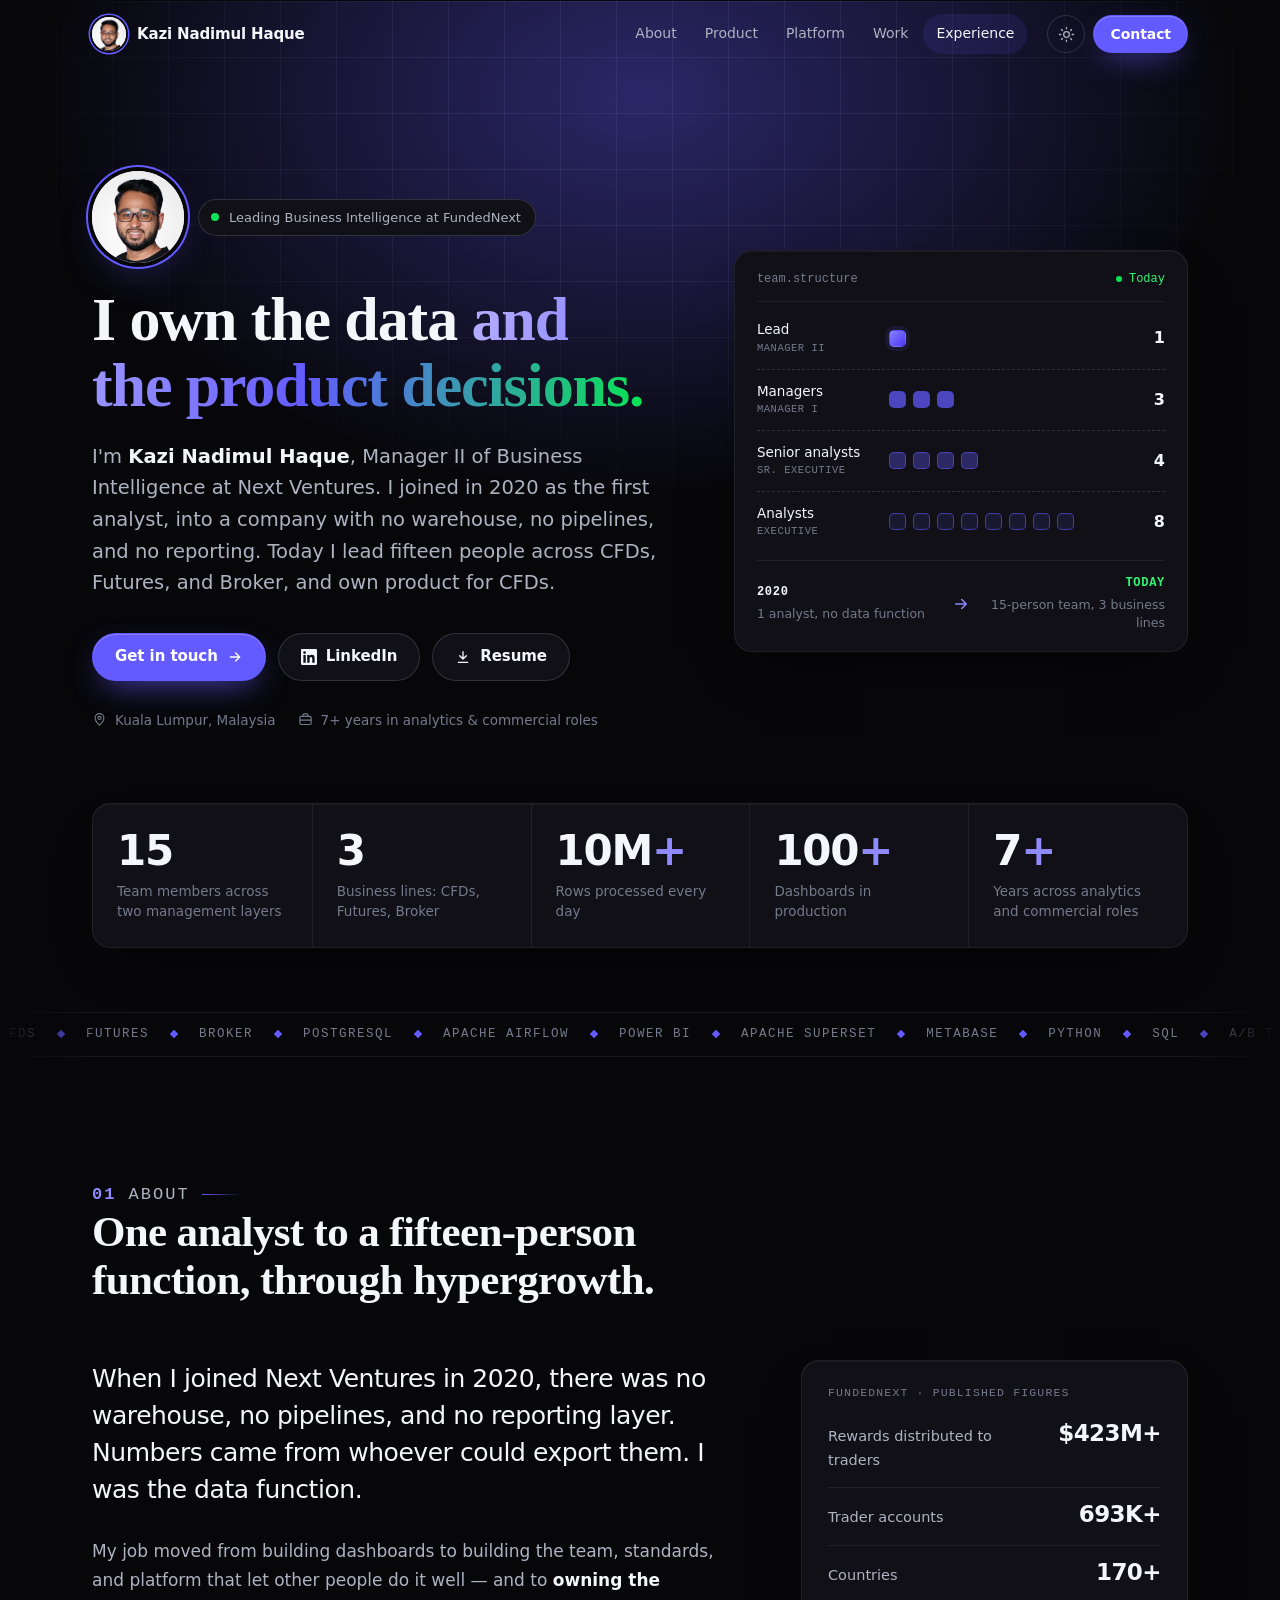
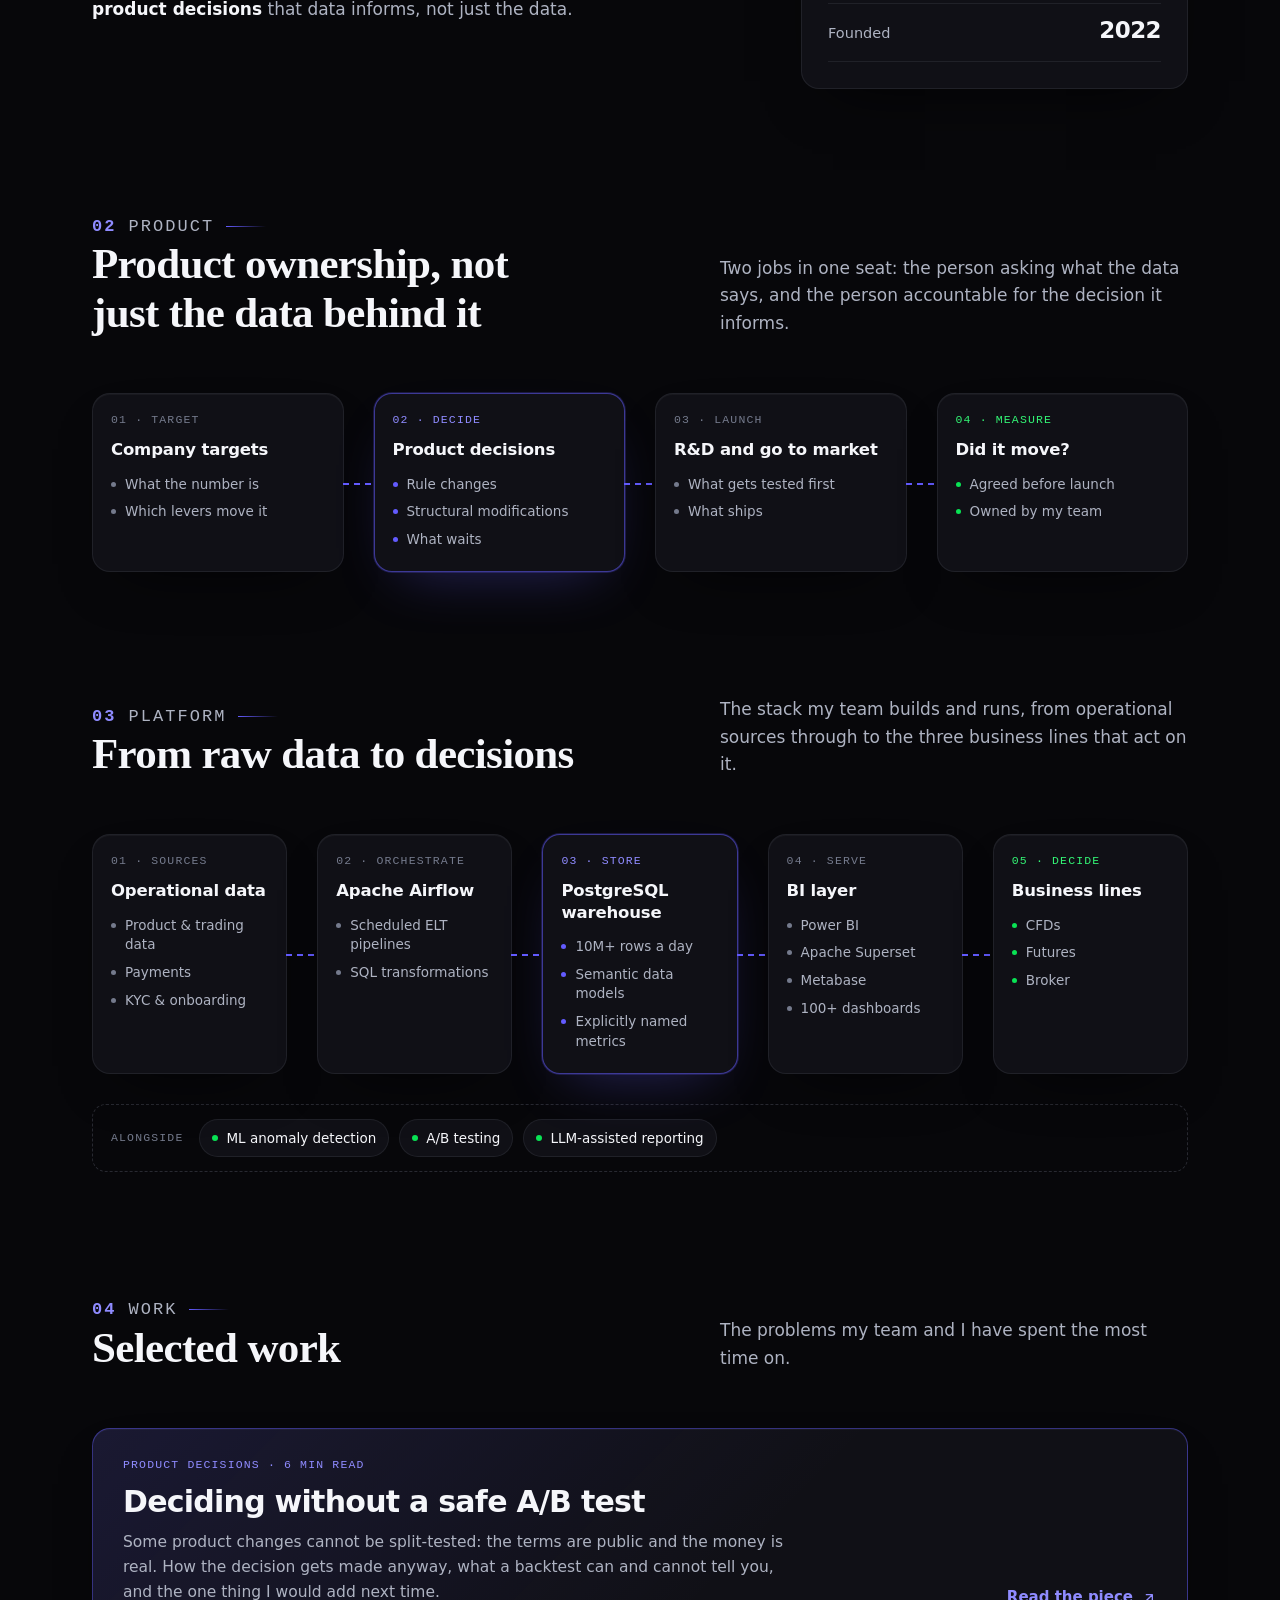
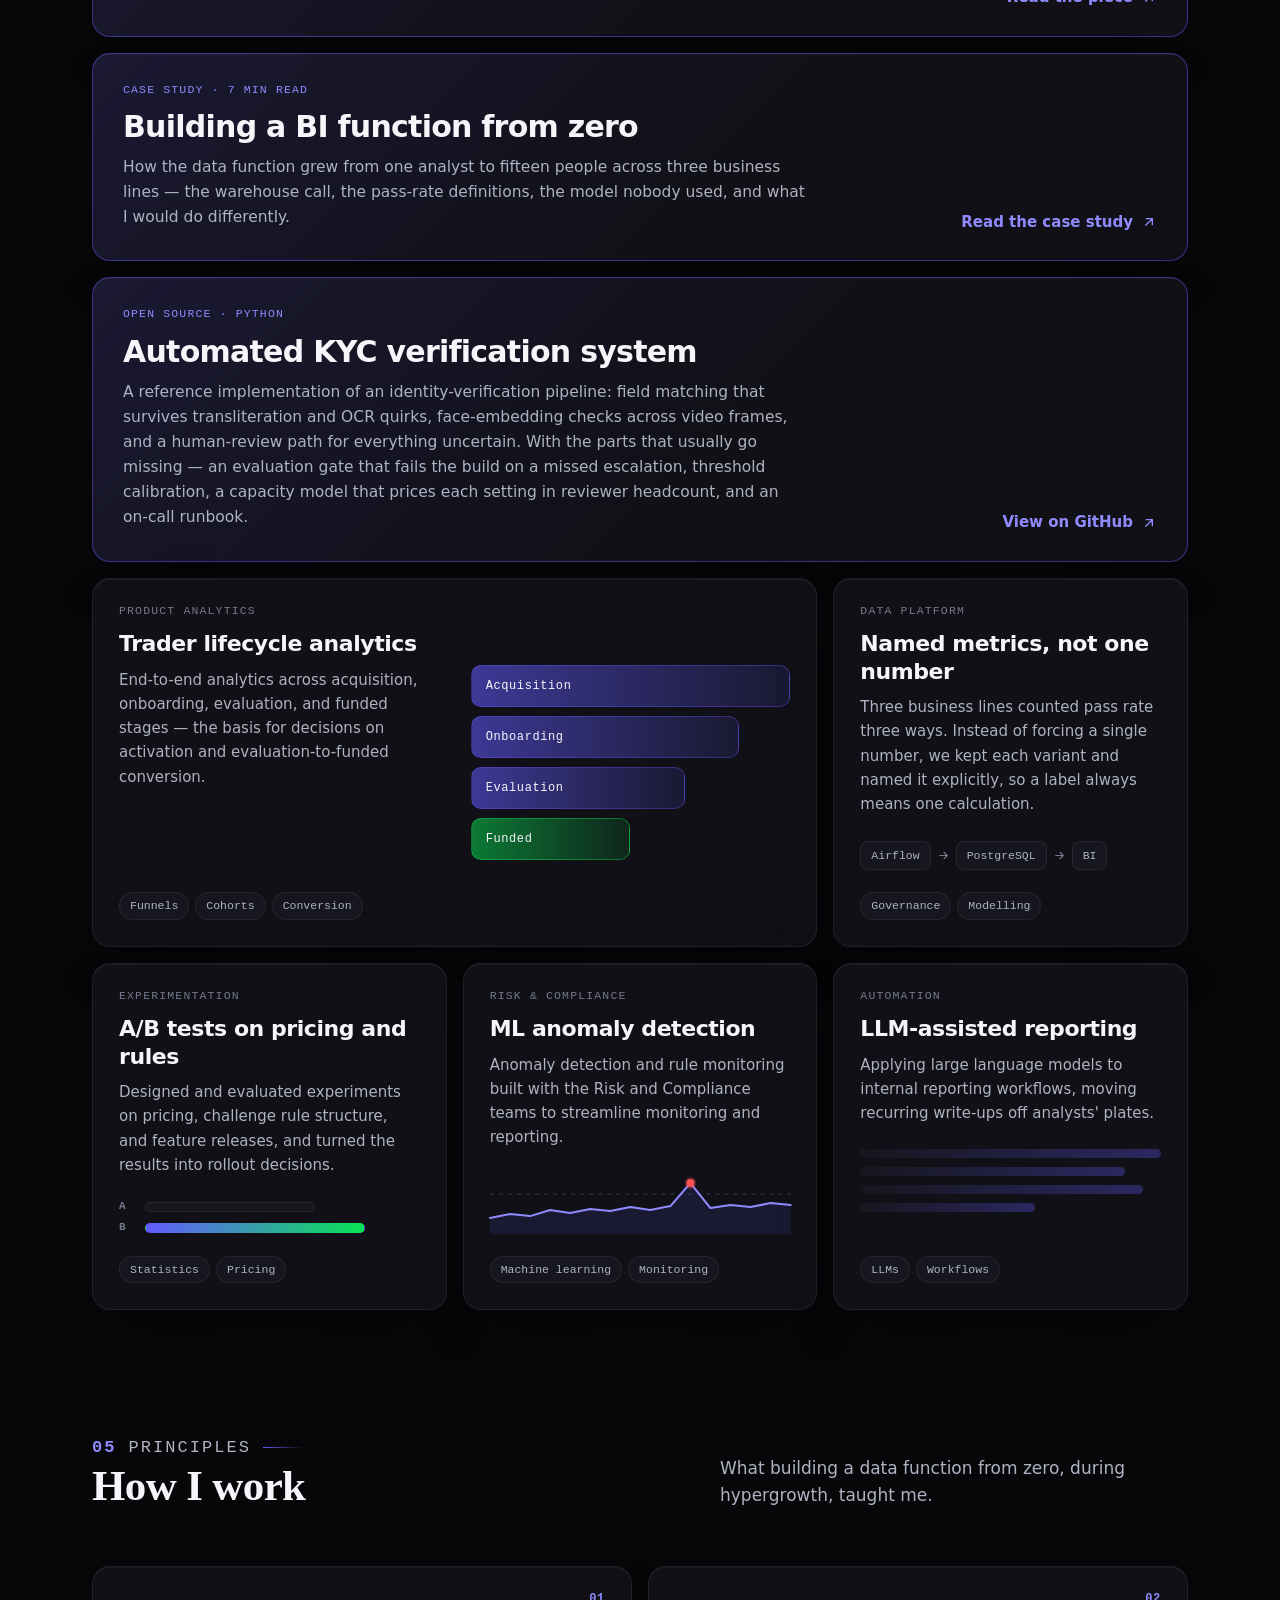
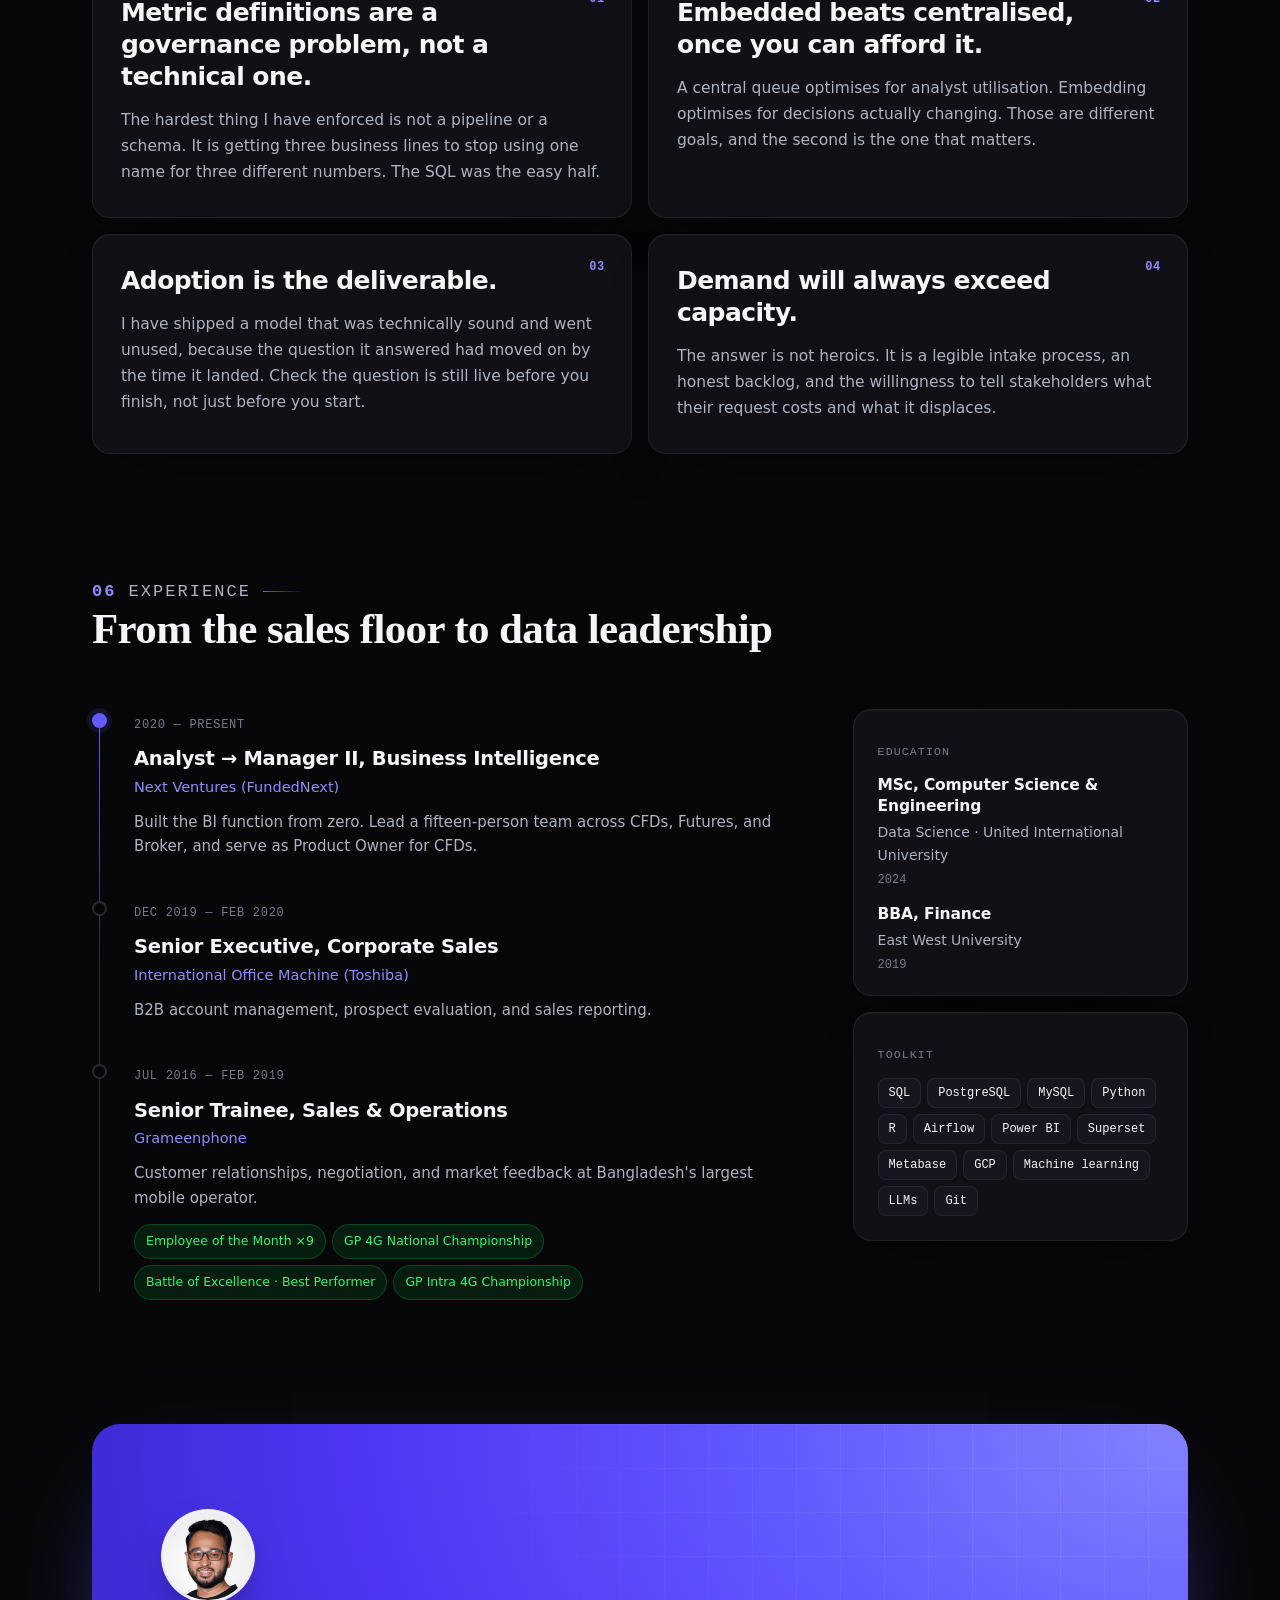
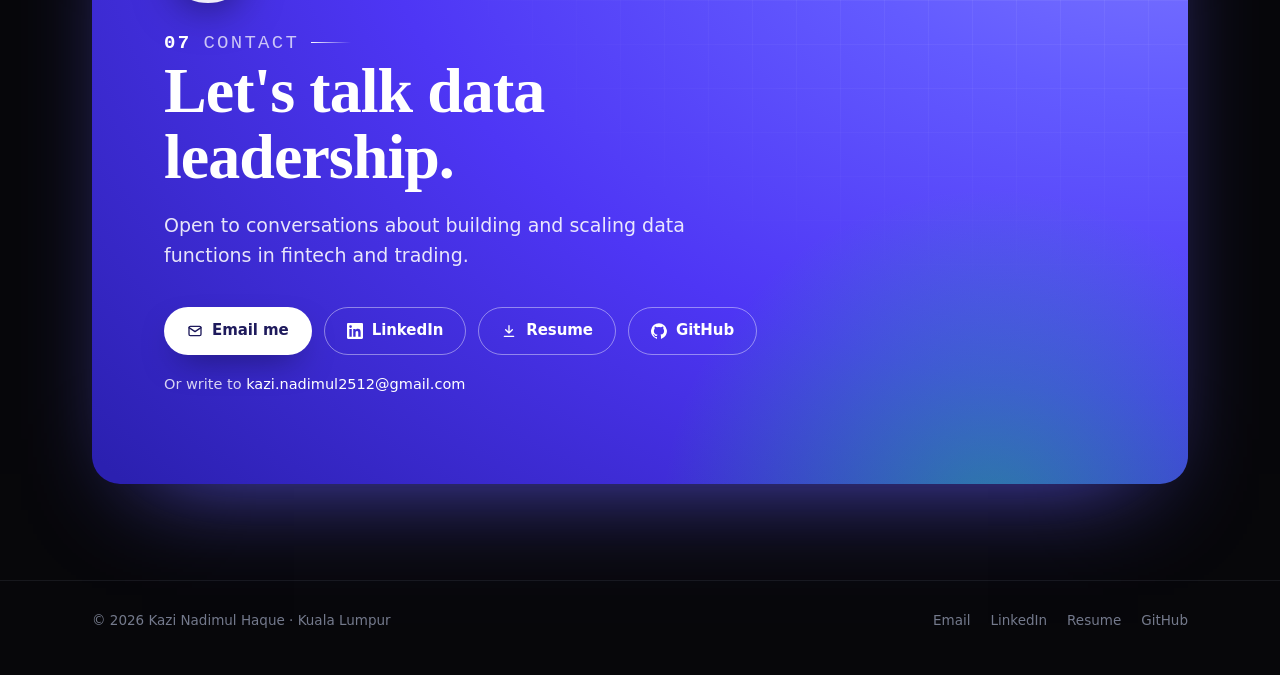
<file: index.html>
<!doctype html>
<html lang="en" data-theme="dark">
<head>
<meta charset="utf-8">
<meta name="viewport" content="width=device-width, initial-scale=1, viewport-fit=cover">
<meta http-equiv="Content-Security-Policy" content="default-src 'none'; script-src 'self' 'sha256-IMQvWlq8e8aLmXDsbzgso5OfRsoxjPaNfxCGN3I8XFc=' 'sha256-O0/pyxHUe56YCMqlIO8FHC/enLHDcNM4C5t0iYxVQ6M='; style-src 'self' 'unsafe-inline' https://fonts.googleapis.com; font-src https://fonts.gstatic.com; img-src 'self' data:; base-uri 'none'; form-action 'none'">
<title>Kazi Nadimul Haque — Business Intelligence Leadership</title>
<meta name="description" content="Kazi Nadimul Haque leads Business Intelligence at Next Ventures (FundedNext): a fifteen-person data function across CFDs, Futures and Broker, built from zero since 2020, and product ownership of CFDs.">
<link rel="canonical" href="https://nadim-raj.github.io/">
<meta name="theme-color" content="#07070A">
<meta property="og:type" content="profile">
<meta property="og:site_name" content="Kazi Nadimul Haque">
<meta property="og:title" content="Kazi Nadimul Haque — Business Intelligence Leadership">
<meta property="og:description" content="Built FundedNext's data function from zero, and own the product decisions it informs. Fifteen people across CFDs, Futures and Broker; Product Owner for CFDs.">
<meta property="og:url" content="https://nadim-raj.github.io/">
<meta property="og:image" content="https://nadim-raj.github.io/og.png">
<meta property="og:image:width" content="1200">
<meta property="og:image:height" content="630">
<meta property="og:image:alt" content="Kazi Nadimul Haque — Business Intelligence leadership in retail prop trading">
<meta name="twitter:card" content="summary_large_image">
<meta name="twitter:image" content="https://nadim-raj.github.io/og.png">
<link rel="icon" href="data:image/svg+xml,%3Csvg xmlns='http://www.w3.org/2000/svg' viewBox='0 0 64 64'%3E%3Cdefs%3E%3ClinearGradient id='g' x1='0' y1='0' x2='1' y2='1'%3E%3Cstop offset='0' stop-color='%238481FF'/%3E%3Cstop offset='1' stop-color='%234E36F5'/%3E%3C/linearGradient%3E%3C/defs%3E%3Crect width='64' height='64' rx='15' fill='url(%23g)'/%3E%3Ctext x='50%25' y='54%25' dominant-baseline='middle' text-anchor='middle' font-family='Arial,Helvetica,sans-serif' font-weight='700' font-size='25' fill='%23ffffff'%3ENH%3C/text%3E%3C/svg%3E">
<link rel="apple-touch-icon" href="/apple-touch-icon.png">
<script>
(function(){var d=document.documentElement,t=null;try{t=localStorage.getItem('theme')}catch(e){}
var q=location.search.match(/[?&]theme=(light|dark)/);if(q)t=q[1];
d.setAttribute('data-theme',t==='light'?'light':'dark');d.classList.add('js')})();
</script>
<link rel="preconnect" href="https://fonts.googleapis.com">
<link rel="preconnect" href="https://fonts.gstatic.com" crossorigin>
<link href="https://fonts.googleapis.com/css2?family=Fraunces:opsz,wght@9..144,600;700&family=Inter:wght@400;500;600&family=JetBrains+Mono:wght@500;600&family=Plus+Jakarta+Sans:wght@500;600;700&display=swap" rel="stylesheet">
<script type="application/ld+json">
{
  "@context": "https://schema.org",
  "@type": "Person",
  "name": "Kazi Nadimul Haque",
  "jobTitle": "Manager II, Business Intelligence",
  "worksFor": { "@type": "Organization", "name": "Next Ventures (FundedNext)", "url": "https://fundednext.com/" },
  "address": { "@type": "PostalAddress", "addressLocality": "Kuala Lumpur", "addressCountry": "MY" },
  "alumniOf": [
    { "@type": "CollegeOrUniversity", "name": "United International University" },
    { "@type": "CollegeOrUniversity", "name": "East West University" }
  ],
  "knowsAbout": ["Business Intelligence", "Data Analytics", "Proprietary Trading", "Data Engineering", "Experimentation", "Anomaly Detection"],
  "url": "https://nadim-raj.github.io/",
  "image": "https://nadim-raj.github.io/avatar.jpg?v=2",
  "sameAs": ["https://www.linkedin.com/in/kazi-nadimul-haque/", "https://github.com/nadim-raj"]
}
</script>
<link rel="stylesheet" href="assets/site.css">
</head>
<body>
<a class="skip" href="#main">Skip to content</a>
<div class="progress" aria-hidden="true"></div>

<header class="nav">
  <div class="wrap">
    <a class="brand" href="#top" aria-label="Kazi Nadimul Haque, back to top"><img class="logo-photo" src="avatar.jpg?v=2" width="34" height="34" alt="" decoding="async">Kazi Nadimul Haque</a>
    <ul class="links">
      <li><a href="#about">About</a></li>
        <li><a href="#product">Product</a></li>
      <li><a href="#platform">Platform</a></li>
      <li><a href="#work">Work</a></li>
      <li><a href="#experience">Experience</a></li>
    </ul>
    <div class="nav-actions">
      <button class="icon-btn" id="theme" type="button" aria-label="Switch to light theme">
        <svg class="i-sun" viewBox="0 0 24 24" fill="none" stroke="currentColor" stroke-width="1.8" stroke-linecap="round" aria-hidden="true"><circle cx="12" cy="12" r="4"/><path d="M12 2v2M12 20v2M4.9 4.9l1.4 1.4M17.7 17.7l1.4 1.4M2 12h2M20 12h2M4.9 19.1l1.4-1.4M17.7 6.3l1.4-1.4"/></svg>
        <svg class="i-moon" viewBox="0 0 24 24" fill="none" stroke="currentColor" stroke-width="1.8" stroke-linecap="round" stroke-linejoin="round" aria-hidden="true"><path d="M20.5 14.5A8.5 8.5 0 0 1 9.5 3.5a8.5 8.5 0 1 0 11 11Z"/></svg>
      </button>
      <a class="btn btn-primary btn-sm" href="#contact">Contact</a>
    </div>
  </div>
</header>

<main id="main">
  <section class="hero" id="top">
    <div class="hero-bg" aria-hidden="true"></div>
    <div class="wrap hero-grid">
      <div>
        <div class="byline reveal"><img class="avatar" src="avatar.jpg?v=2" width="92" height="92" alt="Portrait of Kazi Nadimul Haque" decoding="async" fetchpriority="high"><p class="pill"><span class="live" aria-hidden="true"></span><span>Leading <span class="long">Business Intelligence</span><span class="short">BI</span> at FundedNext</span></p></div>
        <h1 class="reveal" data-d="1">I own the data <span class="grad">and the product decisions.</span></h1>
        <p class="lede reveal" data-d="2">I'm <strong>Kazi Nadimul Haque</strong>, Manager II of Business Intelligence at Next Ventures. I joined in 2020 as the first analyst, into a company with no warehouse, no pipelines, and no reporting. Today I lead fifteen people across CFDs, Futures, and Broker, and own product for CFDs.</p>
        <div class="hero-actions reveal" data-d="3">
          <a class="btn btn-primary" href="#contact">Get in touch
            <svg viewBox="0 0 24 24" fill="none" stroke="currentColor" stroke-width="2" stroke-linecap="round" stroke-linejoin="round" aria-hidden="true"><path d="M5 12h14M13 6l6 6-6 6"/></svg></a>
          <a class="btn btn-ghost" href="https://www.linkedin.com/in/kazi-nadimul-haque/" rel="noopener">
            <svg viewBox="0 0 24 24" aria-hidden="true"><path fill="currentColor" d="M20.45 20.45h-3.56v-5.57c0-1.33-.02-3.04-1.85-3.04-1.85 0-2.14 1.45-2.14 2.94v5.67H9.35V9h3.41v1.56h.05c.48-.9 1.64-1.85 3.37-1.85 3.6 0 4.27 2.37 4.27 5.46v6.28ZM5.34 7.43a2.06 2.06 0 1 1 0-4.13 2.06 2.06 0 0 1 0 4.13ZM7.12 20.45H3.56V9h3.56v11.45ZM22.22 0H1.77C.79 0 0 .77 0 1.73v20.54C0 23.23.79 24 1.77 24h20.45c.98 0 1.78-.77 1.78-1.73V1.73C24 .77 23.2 0 22.22 0Z"/></svg>LinkedIn</a>
          <a class="btn btn-ghost" href="Kazi-Nadimul-Haque-Resume.pdf" download><svg viewBox="0 0 24 24" fill="none" stroke="currentColor" stroke-width="2" stroke-linecap="round" stroke-linejoin="round" aria-hidden="true"><path d="M12 4v11M7 10l5 5 5-5M5 20h14"/></svg>Resume</a>
        </div>
        <div class="meta-row reveal" data-d="4">
          <span><svg viewBox="0 0 24 24" fill="none" stroke="currentColor" stroke-width="1.8" stroke-linecap="round" stroke-linejoin="round" aria-hidden="true"><path d="M12 21s-7-6.2-7-11.5a7 7 0 1 1 14 0C19 14.8 12 21 12 21Z"/><circle cx="12" cy="9.5" r="2.5"/></svg>Kuala Lumpur, Malaysia</span>
          <span><svg viewBox="0 0 24 24" fill="none" stroke="currentColor" stroke-width="1.8" stroke-linecap="round" stroke-linejoin="round" aria-hidden="true"><rect x="3" y="7" width="18" height="13" rx="2"/><path d="M8 7V5a2 2 0 0 1 2-2h4a2 2 0 0 1 2 2v2M3 13h18"/></svg>7+ years in analytics &amp; commercial roles</span>
        </div>
      </div>

      <figure class="card org-card reveal" data-d="2" aria-label="Team structure: a lead, three managers, four senior analysts and eight analysts">
        <figcaption class="card-head"><span>team.structure</span><span class="tag"><i></i>Today</span></figcaption>
        <div class="tier">
          <div class="tier-label">Lead<small>Manager II</small></div>
          <div class="dots"><span class="dot lead" style="--i:0"></span></div>
          <div class="tier-n">1</div>
        </div>
        <div class="tier">
          <div class="tier-label">Managers<small>Manager I</small></div>
          <div class="dots"><span class="dot mgr" style="--i:1"></span><span class="dot mgr" style="--i:2"></span><span class="dot mgr" style="--i:3"></span></div>
          <div class="tier-n">3</div>
        </div>
        <div class="tier">
          <div class="tier-label">Senior analysts<small>Sr. Executive</small></div>
          <div class="dots"><span class="dot sr" style="--i:4"></span><span class="dot sr" style="--i:5"></span><span class="dot sr" style="--i:6"></span><span class="dot sr" style="--i:7"></span></div>
          <div class="tier-n">4</div>
        </div>
        <div class="tier">
          <div class="tier-label">Analysts<small>Executive</small></div>
          <div class="dots"><span class="dot" style="--i:8"></span><span class="dot" style="--i:9"></span><span class="dot" style="--i:10"></span><span class="dot" style="--i:11"></span><span class="dot" style="--i:12"></span><span class="dot" style="--i:13"></span><span class="dot" style="--i:14"></span><span class="dot" style="--i:15"></span></div>
          <div class="tier-n">8</div>
        </div>
        <div class="org-foot">
          <div><b>2020</b><span>1 analyst, no data function</span></div>
          <svg viewBox="0 0 24 24" fill="none" stroke="currentColor" stroke-width="2" stroke-linecap="round" stroke-linejoin="round" aria-hidden="true"><path d="M5 12h14M13 6l6 6-6 6"/></svg>
          <div><b>Today</b><span>15-person team, 3 business lines</span></div>
        </div>
      </figure>
    </div>
  </section>

  <div class="wrap">
    <ul class="stats reveal" aria-label="At a glance">
      <li class="stat"><b><span data-count="15">15</span></b><span>Team members across two management layers</span></li>
      <li class="stat"><b><span data-count="3">3</span></b><span>Business lines: CFDs, Futures, Broker</span></li>
      <li class="stat"><b><span data-count="10">10</span>M<em>+</em></b><span>Rows processed every day</span></li>
      <li class="stat"><b><span data-count="100">100</span><em>+</em></b><span>Dashboards in production</span></li>
      <li class="stat"><b><span data-count="7">7</span><em>+</em></b><span>Years across analytics and commercial roles</span></li>
    </ul>
  </div>

  <div class="ticker" aria-hidden="true">
    <div class="track">
      <div class="group"><span>CFDs</span><span>Futures</span><span>Broker</span><span>PostgreSQL</span><span>Apache Airflow</span><span>Power BI</span><span>Apache Superset</span><span>Metabase</span><span>Python</span><span>SQL</span><span>A/B Testing</span><span>Anomaly Detection</span><span>Semantic Models</span><span>Data Governance</span><span>LLM Workflows</span></div>
      <div class="group"><span>CFDs</span><span>Futures</span><span>Broker</span><span>PostgreSQL</span><span>Apache Airflow</span><span>Power BI</span><span>Apache Superset</span><span>Metabase</span><span>Python</span><span>SQL</span><span>A/B Testing</span><span>Anomaly Detection</span><span>Semantic Models</span><span>Data Governance</span><span>LLM Workflows</span></div>
    </div>
  </div>

  <section class="section" id="about" aria-labelledby="about-h">
    <div class="wrap">
      <div class="sec-head solo reveal">
        <div><p class="eyebrow"><b>01</b> About</p><h2 id="about-h">One analyst to a fifteen-person function, through hypergrowth.</h2></div>
      </div>
      <div class="about-grid">
        <div class="prose reveal">
          <p class="big">When I joined Next Ventures in 2020, there was no warehouse, no pipelines, and no reporting layer. Numbers came from whoever could export them. I was the data function.</p>
          <p>My job moved from building dashboards to building the team, standards, and platform that let other people do it well — and to <strong>owning the product decisions</strong> that data informs, not just the data.</p>
        </div>
        <aside class="card context spot reveal" data-d="2" aria-labelledby="ctx-h">
          <h3 class="k" id="ctx-h">FundedNext · published figures</h3>
          <dl>
            <div class="row"><dt>Rewards distributed to traders</dt><dd data-figure="rewards_musd">$423M+</dd></div>
            <div class="row"><dt>Trader accounts</dt><dd data-figure="accounts_k">693K+</dd></div>
            <div class="row"><dt>Countries</dt><dd data-figure="countries">170+</dd></div>
            <div class="row"><dt>Founded</dt><dd>2022</dd></div>
          </dl>
        </aside>
      </div>
    </div>
  </section>

  <section class="section" id="product" aria-labelledby="product-h" style="padding-top:0">
    <div class="wrap">
      <div class="sec-head reveal">
        <div><p class="eyebrow"><b>02</b> Product</p><h2 id="product-h">Product ownership, not just the data behind it</h2></div>
        <p>Two jobs in one seat: the person asking what the data says, and the person accountable for the decision it informs.</p>
      </div>
      <div class="flow four">
        <div class="card node spot reveal"><span class="k">01 · Target</span><h3>Company targets</h3><ul><li>What the number is</li><li>Which levers move it</li></ul></div>
        <div class="card node hub spot reveal" data-d="1"><span class="k">02 · Decide</span><h3>Product decisions</h3><ul><li>Rule changes</li><li>Structural modifications</li><li>What waits</li></ul></div>
        <div class="card node spot reveal" data-d="2"><span class="k">03 · Launch</span><h3>R&amp;D and go to market</h3><ul><li>What gets tested first</li><li>What ships</li></ul></div>
        <div class="card node out spot reveal" data-d="3"><span class="k">04 · Measure</span><h3>Did it move?</h3><ul><li>Agreed before launch</li><li>Owned by my team</li></ul></div>
      </div>
    </div>
  </section>

  <section class="section" id="platform" aria-labelledby="platform-h" style="padding-top:0">
    <div class="wrap">
      <div class="sec-head reveal">
        <div><p class="eyebrow"><b>03</b> Platform</p><h2 id="platform-h">From raw data to decisions</h2></div>
        <p>The stack my team builds and runs, from operational sources through to the three business lines that act on it.</p>
      </div>
      <div class="flow">
        <div class="card node spot reveal"><span class="k">01 · Sources</span><h3>Operational data</h3><ul><li>Product &amp; trading data</li><li>Payments</li><li>KYC &amp; onboarding</li></ul></div>
        <div class="card node spot reveal" data-d="1"><span class="k">02 · Orchestrate</span><h3>Apache Airflow</h3><ul><li>Scheduled ELT pipelines</li><li>SQL transformations</li></ul></div>
        <div class="card node hub spot reveal" data-d="2"><span class="k">03 · Store</span><h3>PostgreSQL warehouse</h3><ul><li>10M+ rows a day</li><li>Semantic data models</li><li>Explicitly named metrics</li></ul></div>
        <div class="card node spot reveal" data-d="3"><span class="k">04 · Serve</span><h3>BI layer</h3><ul><li>Power BI</li><li>Apache Superset</li><li>Metabase</li><li>100+ dashboards</li></ul></div>
        <div class="card node out spot reveal" data-d="4"><span class="k">05 · Decide</span><h3>Business lines</h3><ul><li>CFDs</li><li>Futures</li><li>Broker</li></ul></div>
      </div>
      <div class="flow-note reveal">
        <span class="k">Alongside</span>
        <span class="chip"><i></i>ML anomaly detection</span>
        <span class="chip"><i></i>A/B testing</span>
        <span class="chip"><i></i>LLM-assisted reporting</span>
      </div>
    </div>
  </section>

  <section class="section" id="work" aria-labelledby="work-h" style="padding-top:0">
    <div class="wrap">
      <div class="sec-head reveal">
        <div><p class="eyebrow"><b>04</b> Work</p><h2 id="work-h">Selected work</h2></div>
        <p>The problems my team and I have spent the most time on.</p>
      </div>
      <a class="card feature spot reveal" href="deciding-without-a-b-tests/">
        <div>
          <span class="k">Product decisions · 6 min read</span>
          <h3>Deciding without a safe A/B test</h3>
          <p>Some product changes cannot be split-tested: the terms are public and the money is real. How the decision gets made anyway, what a backtest can and cannot tell you, and the one thing I would add next time.</p>
        </div>
        <span class="feature-cta">Read the piece <svg viewBox="0 0 24 24" fill="none" stroke="currentColor" stroke-width="2" stroke-linecap="round" stroke-linejoin="round" aria-hidden="true"><path d="M7 17 17 7M8 7h9v9"/></svg></span>
      </a>
      <a class="card feature spot reveal" href="building-bi-from-zero/">
        <div>
          <span class="k">Case study · 7 min read</span>
          <h3>Building a BI function from zero</h3>
          <p>How the data function grew from one analyst to fifteen people across three business lines — the warehouse call, the pass-rate definitions, the model nobody used, and what I would do differently.</p>
        </div>
        <span class="feature-cta">Read the case study <svg viewBox="0 0 24 24" fill="none" stroke="currentColor" stroke-width="2" stroke-linecap="round" stroke-linejoin="round" aria-hidden="true"><path d="M7 17 17 7M8 7h9v9"/></svg></span>
      </a>
      <a class="card feature spot reveal" href="https://github.com/nadim-raj/automated-kyc-verification-system" rel="noopener">
        <div>
          <span class="k">Open source · Python</span>
          <h3>Automated KYC verification system</h3>
          <p>A reference implementation of an identity-verification pipeline: field matching that survives transliteration and OCR quirks, face-embedding checks across video frames, and a human-review path for everything uncertain. With the parts that usually go missing — an evaluation gate that fails the build on a missed escalation, threshold calibration, a capacity model that prices each setting in reviewer headcount, and an on-call runbook.</p>
        </div>
        <span class="feature-cta">View on GitHub <svg viewBox="0 0 24 24" fill="none" stroke="currentColor" stroke-width="2" stroke-linecap="round" stroke-linejoin="round" aria-hidden="true"><path d="M7 17 17 7M8 7h9v9"/></svg></span>
      </a>
      <div class="bento">
        <article class="card work wide spot reveal">
          <div class="txt">
            <span class="k">Product analytics</span>
            <h3>Trader lifecycle analytics</h3>
            <p>End-to-end analytics across acquisition, onboarding, evaluation, and funded stages — the basis for decisions on activation and evaluation-to-funded conversion.</p>
            <div class="tags"><span>Funnels</span><span>Cohorts</span><span>Conversion</span></div>
          </div>
          <div class="viz funnel" aria-hidden="true"><div>Acquisition</div><div>Onboarding</div><div>Evaluation</div><div>Funded</div></div>
        </article>
        <article class="card work spot reveal" data-d="1">
          <span class="k">Data platform</span>
          <h3>Named metrics, not one number</h3>
          <p>Three business lines counted pass rate three ways. Instead of forcing a single number, we kept each variant and named it explicitly, so a label always means one calculation.</p>
          <div class="viz stack" aria-hidden="true"><span>Airflow</span><svg viewBox="0 0 24 24" fill="none" stroke="currentColor" stroke-width="2" stroke-linecap="round" stroke-linejoin="round"><path d="M5 12h14M13 6l6 6-6 6"/></svg><span>PostgreSQL</span><svg viewBox="0 0 24 24" fill="none" stroke="currentColor" stroke-width="2" stroke-linecap="round" stroke-linejoin="round"><path d="M5 12h14M13 6l6 6-6 6"/></svg><span>BI</span></div>
          <div class="tags"><span>Governance</span><span>Modelling</span></div>
        </article>
        <article class="card work spot reveal">
          <span class="k">Experimentation</span>
          <h3>A/B tests on pricing and rules</h3>
          <p>Designed and evaluated experiments on pricing, challenge rule structure, and feature releases, and turned the results into rollout decisions.</p>
          <div class="viz ab" aria-hidden="true"><div>A<i style="width:62%"></i></div><div>B<i style="width:80%"></i></div></div>
          <div class="tags"><span>Statistics</span><span>Pricing</span></div>
        </article>
        <article class="card work spot reveal" data-d="1">
          <span class="k">Risk &amp; Compliance</span>
          <h3>ML anomaly detection</h3>
          <p>Anomaly detection and rule monitoring built with the Risk and Compliance teams to streamline monitoring and reporting.</p>
          <svg class="viz spark" viewBox="0 0 300 60" aria-hidden="true">
            <line class="th" x1="0" y1="20" x2="300" y2="20"/>
            <path class="ar" d="M0 44 L20 40 L40 42 L60 36 L80 39 L100 35 L120 37 L140 33 L160 36 L180 32 L200 9 L220 34 L240 31 L260 33 L280 29 L300 31 L300 60 L0 60 Z"/>
            <polyline class="ln" points="0,44 20,40 40,42 60,36 80,39 100,35 120,37 140,33 160,36 180,32 200,9 220,34 240,31 260,33 280,29 300,31"/>
            <circle class="halo" cx="200" cy="9" r="6"/>
            <circle class="pt" cx="200" cy="9" r="4"/>
          </svg>
          <div class="tags"><span>Machine learning</span><span>Monitoring</span></div>
        </article>
        <article class="card work spot reveal" data-d="2">
          <span class="k">Automation</span>
          <h3>LLM-assisted reporting</h3>
          <p>Applying large language models to internal reporting workflows, moving recurring write-ups off analysts' plates.</p>
          <div class="viz skel" aria-hidden="true"><i></i><i></i><i></i><i></i></div>
          <div class="tags"><span>LLMs</span><span>Workflows</span></div>
        </article>
      </div>
    </div>
  </section>

  <section class="section" id="principles" aria-labelledby="principles-h" style="padding-top:0">
    <div class="wrap">
      <div class="sec-head reveal">
        <div><p class="eyebrow"><b>05</b> Principles</p><h2 id="principles-h">How I work</h2></div>
        <p>What building a data function from zero, during hypergrowth, taught me.</p>
      </div>
      <ol class="principles">
        <li class="card principle spot reveal"><h3>Metric definitions are a governance problem, not a technical one.</h3><p>The hardest thing I have enforced is not a pipeline or a schema. It is getting three business lines to stop using one name for three different numbers. The SQL was the easy half.</p></li>
        <li class="card principle spot reveal" data-d="1"><h3>Embedded beats centralised, once you can afford it.</h3><p>A central queue optimises for analyst utilisation. Embedding optimises for decisions actually changing. Those are different goals, and the second is the one that matters.</p></li>
        <li class="card principle spot reveal"><h3>Adoption is the deliverable.</h3><p>I have shipped a model that was technically sound and went unused, because the question it answered had moved on by the time it landed. Check the question is still live before you finish, not just before you start.</p></li>
        <li class="card principle spot reveal" data-d="1"><h3>Demand will always exceed capacity.</h3><p>The answer is not heroics. It is a legible intake process, an honest backlog, and the willingness to tell stakeholders what their request costs and what it displaces.</p></li>
      </ol>
    </div>
  </section>

  <section class="section" id="experience" aria-labelledby="experience-h" style="padding-top:0">
    <div class="wrap">
      <div class="sec-head solo reveal">
        <div><p class="eyebrow"><b>06</b> Experience</p><h2 id="experience-h">From the sales floor to data leadership</h2></div>
      </div>
      <div class="exp-grid">
        <ol class="tl reveal">
          <li class="now">
            <span class="when">2020 — Present</span>
            <h3>Analyst → Manager II, Business Intelligence</h3>
            <p class="org-name">Next Ventures (FundedNext)</p>
            <p class="d">Built the BI function from zero. Lead a fifteen-person team across CFDs, Futures, and Broker, and serve as Product Owner for CFDs.</p>
          </li>
          <li>
            <span class="when">Dec 2019 — Feb 2020</span>
            <h3>Senior Executive, Corporate Sales</h3>
            <p class="org-name">International Office Machine (Toshiba)</p>
            <p class="d">B2B account management, prospect evaluation, and sales reporting.</p>
          </li>
          <li>
            <span class="when">Jul 2016 — Feb 2019</span>
            <h3>Senior Trainee, Sales &amp; Operations</h3>
            <p class="org-name">Grameenphone</p>
            <p class="d">Customer relationships, negotiation, and market feedback at Bangladesh's largest mobile operator.</p>
            <div class="badges"><span>Employee of the Month ×9</span><span>GP 4G National Championship</span><span>Battle of Excellence · Best Performer</span><span>GP Intra 4G Championship</span></div>
          </li>
        </ol>
        <div class="side-stack">
          <div class="card mini spot reveal" data-d="1">
            <h3 class="k">Education</h3>
            <ul class="edu">
              <li><b>MSc, Computer Science &amp; Engineering</b><span>Data Science · United International University</span><em>2024</em></li>
              <li><b>BBA, Finance</b><span>East West University</span><em>2019</em></li>
            </ul>
          </div>
          <div class="card mini spot reveal" data-d="2">
            <h3 class="k">Toolkit</h3>
            <div class="tools"><span>SQL</span><span>PostgreSQL</span><span>MySQL</span><span>Python</span><span>R</span><span>Airflow</span><span>Power BI</span><span>Superset</span><span>Metabase</span><span>GCP</span><span>Machine learning</span><span>LLMs</span><span>Git</span></div>
          </div>
        </div>
      </div>
    </div>
  </section>

  <section class="section" id="contact" aria-labelledby="contact-h" style="padding-top:0;padding-bottom:0">
    <div class="wrap">
      <div class="cta reveal">
        <img class="cta-avatar" src="avatar.jpg?v=2" width="88" height="88" alt="" loading="lazy" decoding="async">
        <p class="eyebrow"><b>07</b> Contact</p>
        <h2 id="contact-h">Let's talk data leadership.</h2>
        <p>Open to conversations about building and scaling data functions in fintech and trading.</p>
        <div class="cta-actions">
          <a class="btn btn-white js-email" data-u="kazi.nadimul2512" data-d="gmail.com" href="#contact"><svg viewBox="0 0 24 24" fill="none" stroke="currentColor" stroke-width="2" stroke-linecap="round" stroke-linejoin="round" aria-hidden="true"><rect x="3" y="5" width="18" height="14" rx="2"/><path d="m3 7 9 6 9-6"/></svg>Email me</a>
          <a class="btn btn-line" href="https://www.linkedin.com/in/kazi-nadimul-haque/" rel="noopener"><svg viewBox="0 0 24 24" aria-hidden="true"><path fill="currentColor" d="M20.45 20.45h-3.56v-5.57c0-1.33-.02-3.04-1.85-3.04-1.85 0-2.14 1.45-2.14 2.94v5.67H9.35V9h3.41v1.56h.05c.48-.9 1.64-1.85 3.37-1.85 3.6 0 4.27 2.37 4.27 5.46v6.28ZM5.34 7.43a2.06 2.06 0 1 1 0-4.13 2.06 2.06 0 0 1 0 4.13ZM7.12 20.45H3.56V9h3.56v11.45ZM22.22 0H1.77C.79 0 0 .77 0 1.73v20.54C0 23.23.79 24 1.77 24h20.45c.98 0 1.78-.77 1.78-1.73V1.73C24 .77 23.2 0 22.22 0Z"/></svg>LinkedIn</a>
          <a class="btn btn-line" href="Kazi-Nadimul-Haque-Resume.pdf" download><svg viewBox="0 0 24 24" fill="none" stroke="currentColor" stroke-width="2" stroke-linecap="round" stroke-linejoin="round" aria-hidden="true"><path d="M12 4v11M7 10l5 5 5-5M5 20h14"/></svg>Resume</a>
          <a class="btn btn-line" href="https://github.com/nadim-raj" rel="noopener"><svg viewBox="0 0 24 24" aria-hidden="true"><path fill="currentColor" d="M12 .3a12 12 0 0 0-3.8 23.38c.6.12.83-.26.83-.57L9 21.07c-3.34.72-4.04-1.61-4.04-1.61-.55-1.39-1.34-1.76-1.34-1.76-1.08-.74.09-.73.09-.73 1.2.09 1.83 1.24 1.83 1.24 1.07 1.83 2.81 1.3 3.5 1 .1-.78.42-1.31.76-1.61-2.67-.3-5.47-1.33-5.47-5.93 0-1.31.47-2.38 1.24-3.22-.14-.3-.54-1.52.1-3.18 0 0 1-.32 3.3 1.23a11.5 11.5 0 0 1 6 0c2.28-1.55 3.29-1.23 3.29-1.23.64 1.66.24 2.88.12 3.18a4.65 4.65 0 0 1 1.23 3.22c0 4.61-2.8 5.63-5.48 5.92.42.36.81 1.1.81 2.22l-.01 3.29c0 .31.2.69.82.57A12 12 0 0 0 12 .3Z"/></svg>GitHub</a>
        </div>
        <p class="cta-email">Or write to <span class="js-email-text">kazi.nadimul2512 [at] gmail.com</span></p>
        <p class="print-only"><span class="js-email-text">kazi.nadimul2512 [at] gmail.com</span> · linkedin.com/in/kazi-nadimul-haque · nadim-raj.github.io</p>
      </div>
    </div>
  </section>
</main>

<footer class="foot">
  <div class="wrap">
    <span>© <span id="year">2026</span> Kazi Nadimul Haque · Kuala Lumpur</span>
    <nav aria-label="Elsewhere"><a class="js-email" data-u="kazi.nadimul2512" data-d="gmail.com" href="#contact">Email</a><a href="https://www.linkedin.com/in/kazi-nadimul-haque/" rel="noopener">LinkedIn</a><a href="Kazi-Nadimul-Haque-Resume.pdf" download>Resume</a><a href="https://github.com/nadim-raj" rel="noopener">GitHub</a></nav>
  </div>
</footer>

<script src="assets/site.js" defer></script>
</body>
</html>
</file>
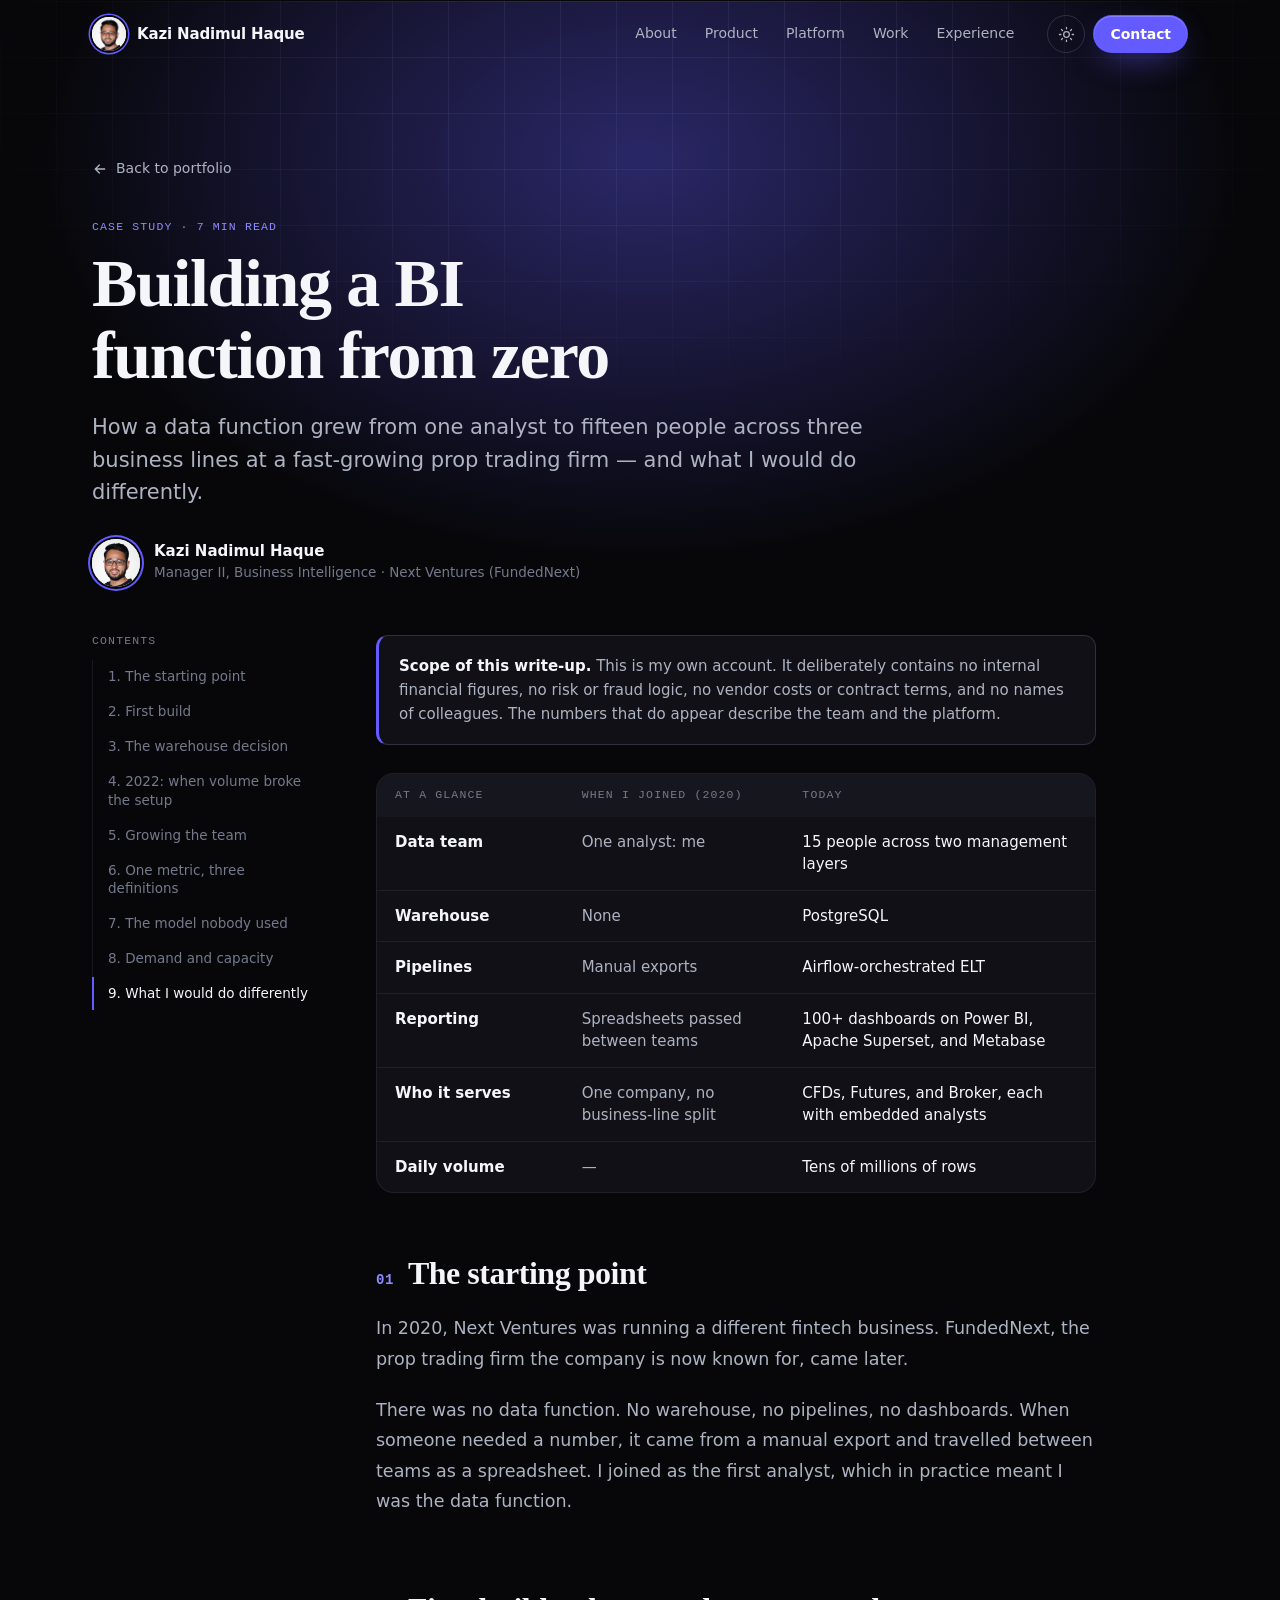
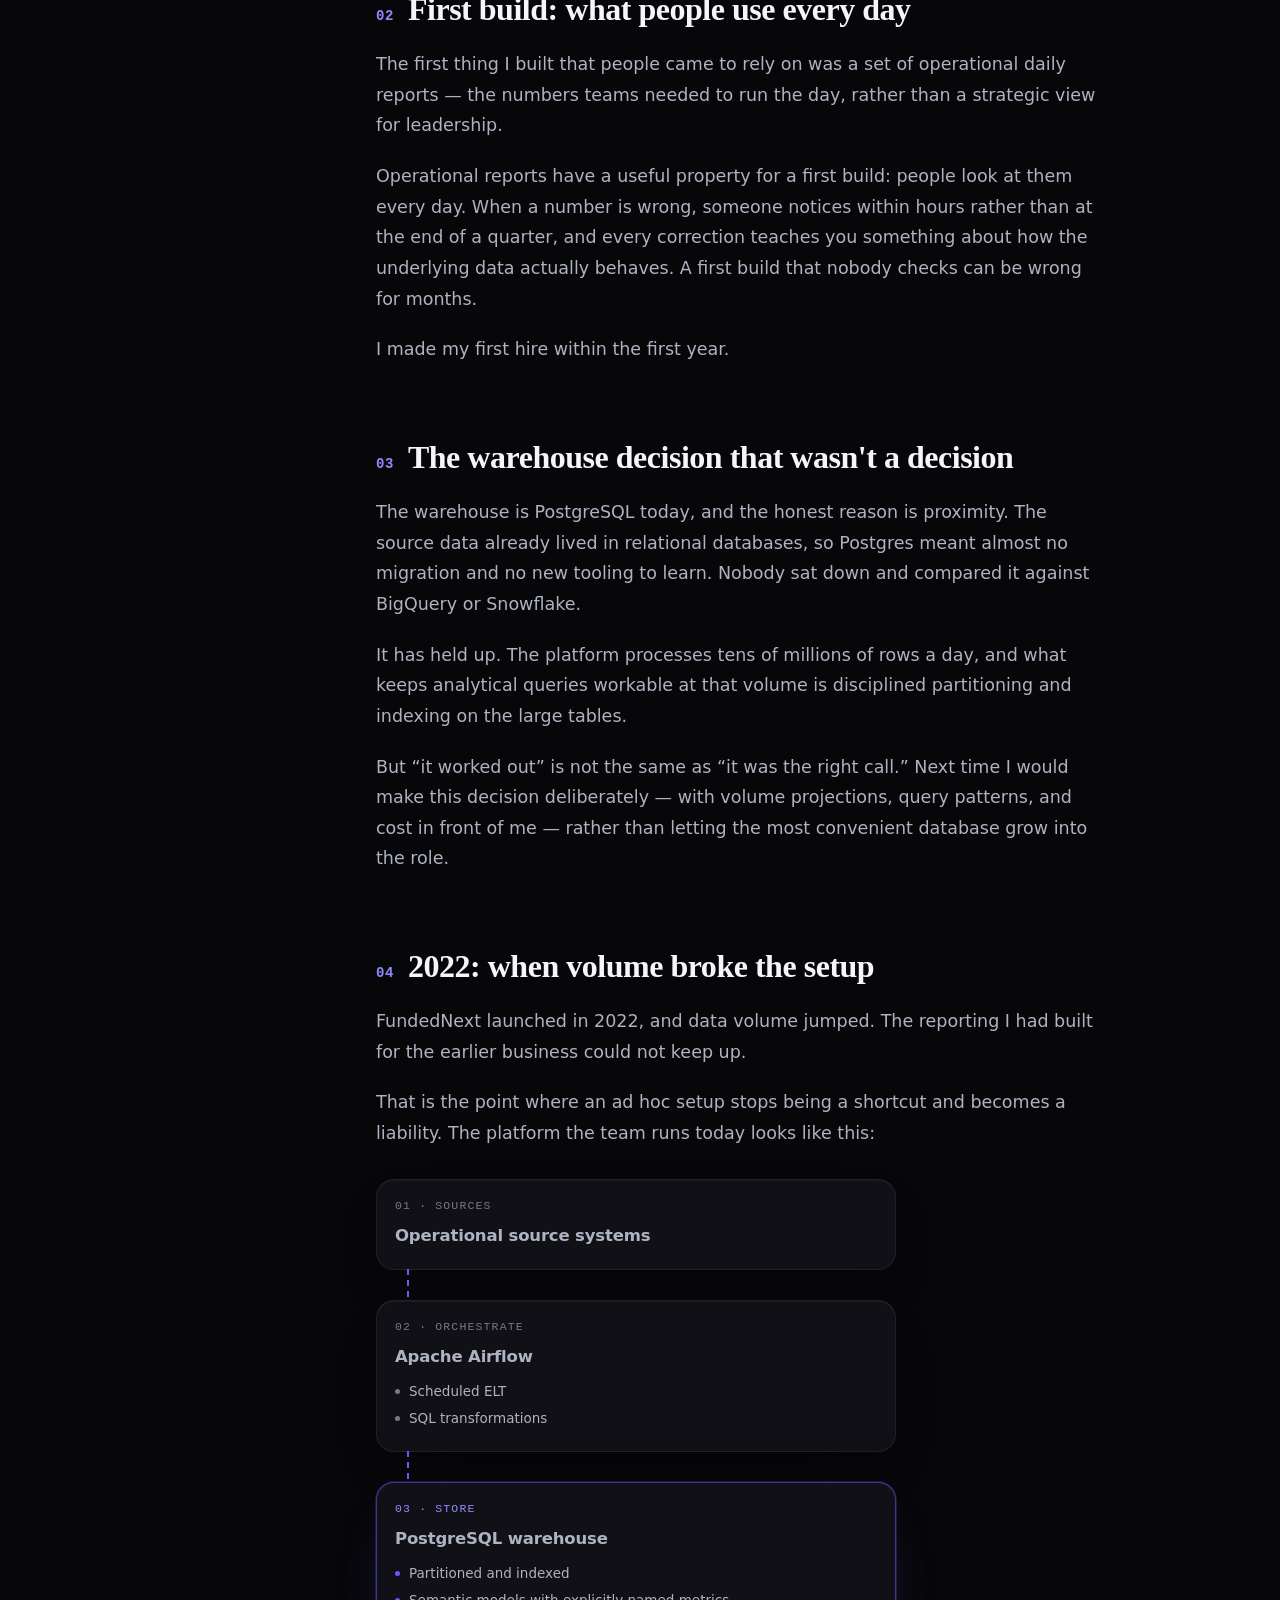
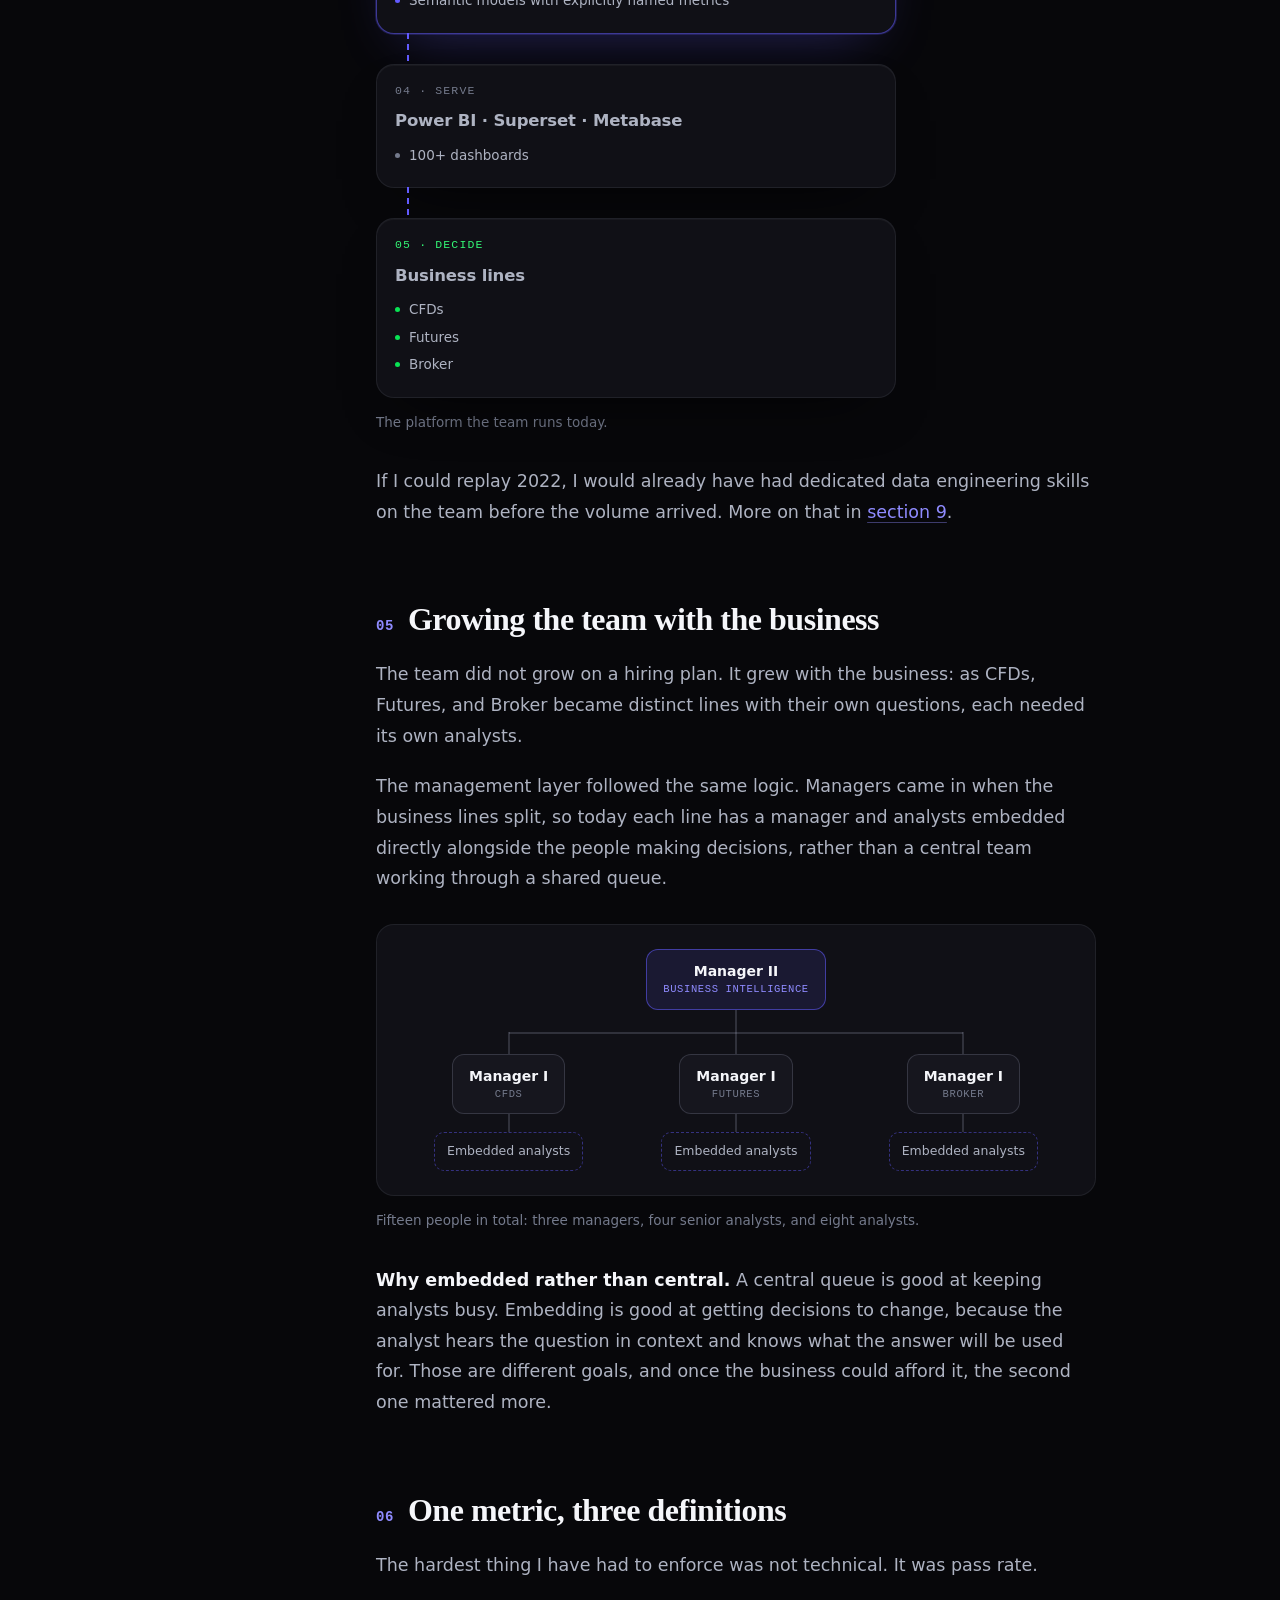
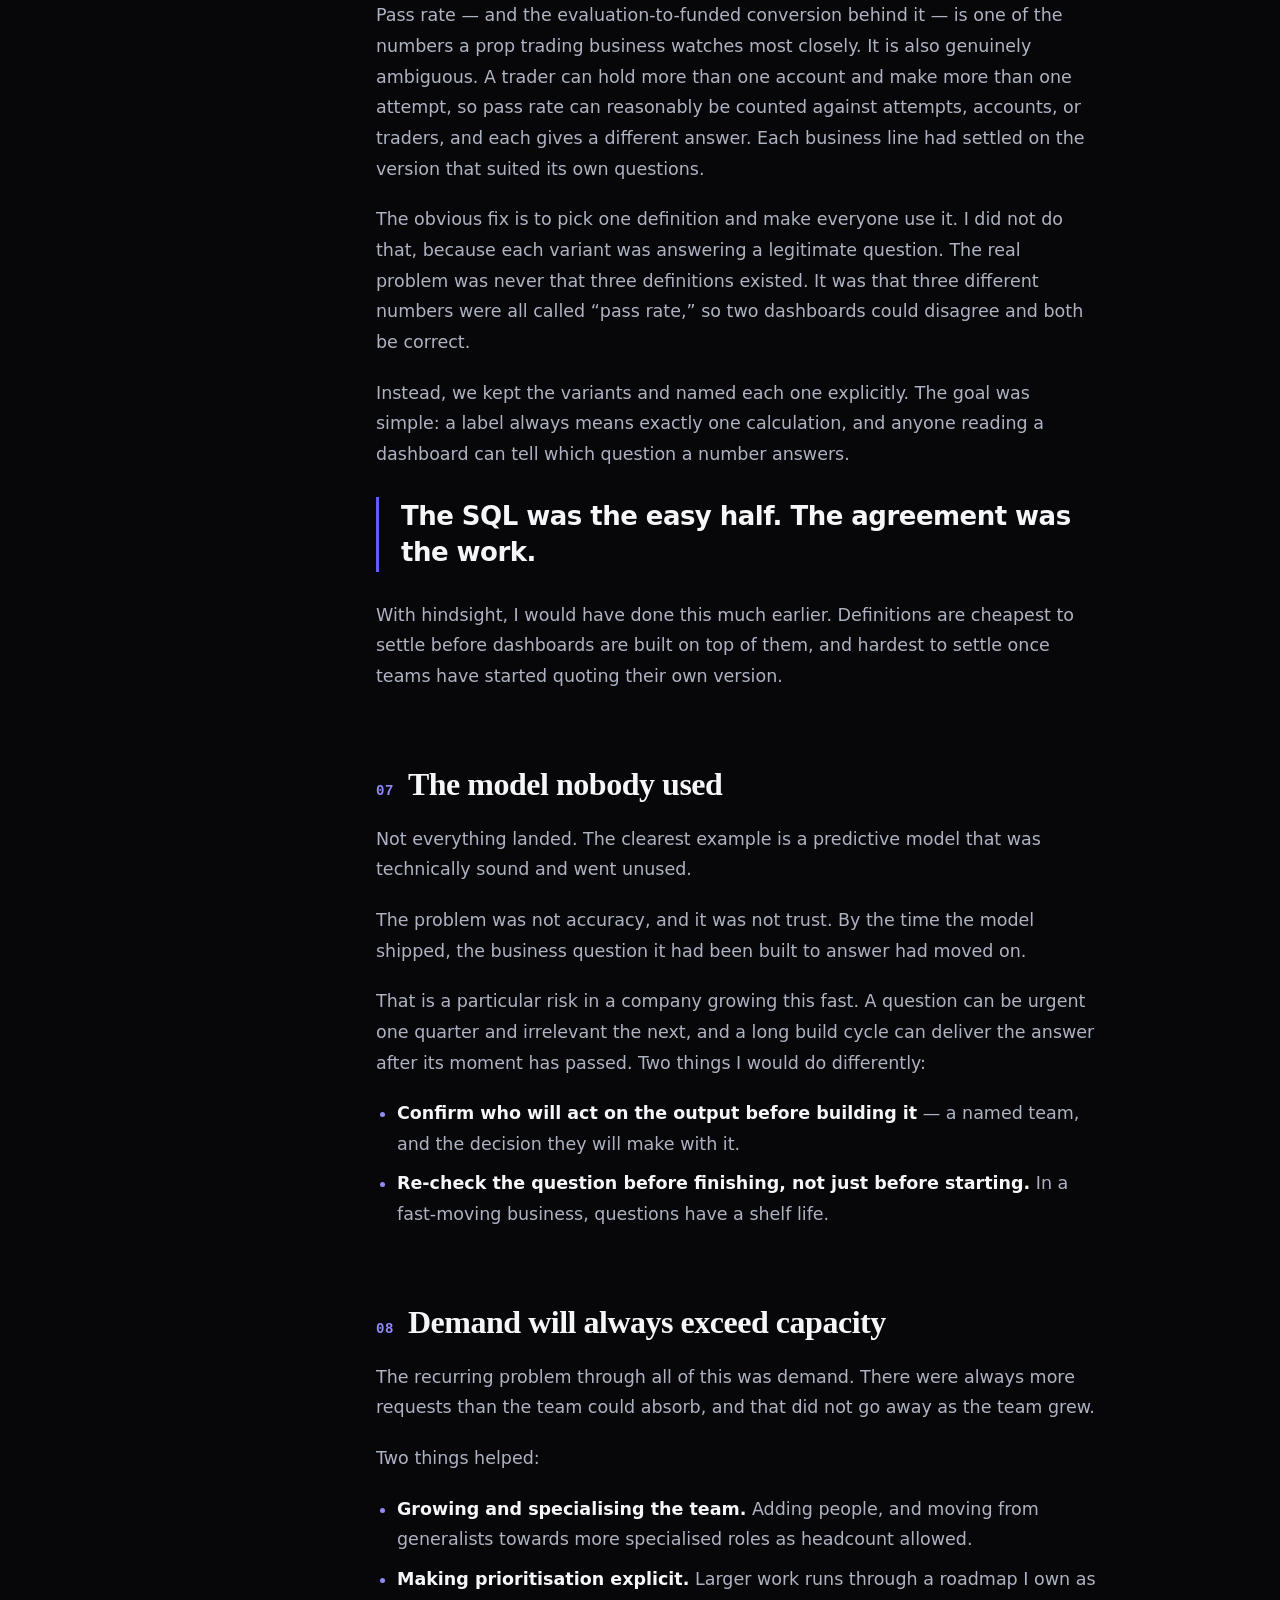
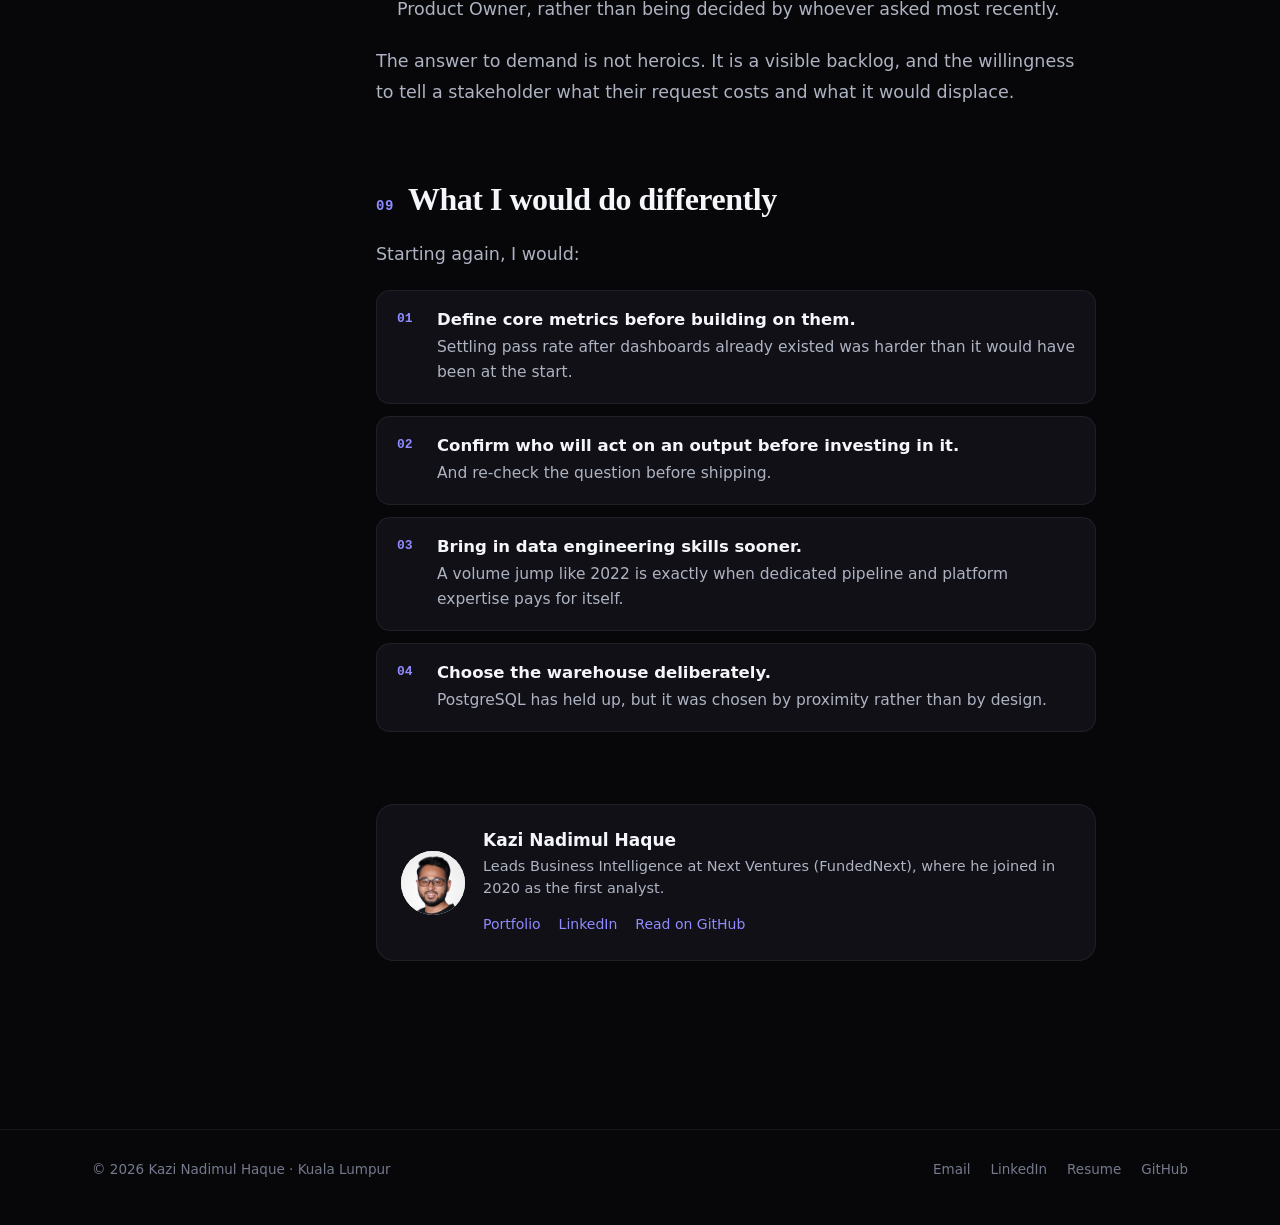
<file: building-bi-from-zero/index.html>
<!doctype html>
<html lang="en" data-theme="dark">
<head>
<meta charset="utf-8">
<meta name="viewport" content="width=device-width, initial-scale=1, viewport-fit=cover">
<meta http-equiv="Content-Security-Policy" content="default-src 'none'; script-src 'self' 'sha256-IMQvWlq8e8aLmXDsbzgso5OfRsoxjPaNfxCGN3I8XFc=' 'sha256-N4ocmEV8V+YXTO2+ER+rYm+2gwJ5XtJM8g7k44180gE=' 'sha256-2yJG9yknyoO3S9Y7S7YYONI9S6GHNHyDPqbDydBDOlM='; style-src 'self' 'unsafe-inline' https://fonts.googleapis.com; font-src https://fonts.gstatic.com; img-src 'self' data:; base-uri 'none'; form-action 'none'">
<title>Building a BI function from zero — Kazi Nadimul Haque</title>
<meta name="description" content="Case study: how a data function grew from one analyst to fifteen people across CFDs, Futures and Broker at a fast-growing prop trading firm, and what I would do differently.">
<link rel="canonical" href="https://nadim-raj.github.io/building-bi-from-zero/">
<meta name="theme-color" content="#07070A">
<meta name="author" content="Kazi Nadimul Haque">
<meta property="og:type" content="article">
<meta property="og:site_name" content="Kazi Nadimul Haque">
<meta property="og:title" content="Building a BI function from zero">
<meta property="og:description" content="How a data function grew from one analyst to fifteen people across three business lines: the warehouse call, the pass-rate definitions, the model nobody used, and what I would do differently.">
<meta property="og:url" content="https://nadim-raj.github.io/building-bi-from-zero/">
<meta property="og:image" content="https://nadim-raj.github.io/og.png">
<meta property="og:image:width" content="1200">
<meta property="og:image:height" content="630">
<meta property="article:published_time" content="2026-09-15">
<meta name="twitter:card" content="summary_large_image">
<meta name="twitter:image" content="https://nadim-raj.github.io/og.png">
<link rel="icon" href="data:image/svg+xml,%3Csvg xmlns='http://www.w3.org/2000/svg' viewBox='0 0 64 64'%3E%3Cdefs%3E%3ClinearGradient id='g' x1='0' y1='0' x2='1' y2='1'%3E%3Cstop offset='0' stop-color='%238481FF'/%3E%3Cstop offset='1' stop-color='%234E36F5'/%3E%3C/linearGradient%3E%3C/defs%3E%3Crect width='64' height='64' rx='15' fill='url(%23g)'/%3E%3Ctext x='50%25' y='54%25' dominant-baseline='middle' text-anchor='middle' font-family='Arial,Helvetica,sans-serif' font-weight='700' font-size='25' fill='%23ffffff'%3ENH%3C/text%3E%3C/svg%3E">
<link rel="apple-touch-icon" href="../apple-touch-icon.png">
<script>
(function(){var d=document.documentElement,t=null;try{t=localStorage.getItem('theme')}catch(e){}
var q=location.search.match(/[?&]theme=(light|dark)/);if(q)t=q[1];
d.setAttribute('data-theme',t==='light'?'light':'dark');d.classList.add('js')})();
</script>
<link rel="preconnect" href="https://fonts.googleapis.com">
<link rel="preconnect" href="https://fonts.gstatic.com" crossorigin>
<link href="https://fonts.googleapis.com/css2?family=Fraunces:opsz,wght@9..144,600;700&family=Inter:wght@400;500;600&family=JetBrains+Mono:wght@500;600&family=Plus+Jakarta+Sans:wght@500;600;700&display=swap" rel="stylesheet">
<script type="application/ld+json">
{"@context":"https://schema.org","@type":"Article","headline":"Building a BI function from zero","description":"How a data function grew from one analyst to fifteen people across three business lines at a fast-growing prop trading firm.","datePublished":"2026-09-15","image":"https://nadim-raj.github.io/og.png","mainEntityOfPage":"https://nadim-raj.github.io/building-bi-from-zero/","author":{"@type":"Person","name":"Kazi Nadimul Haque","url":"https://nadim-raj.github.io/"}}
</script>
<link rel="stylesheet" href="../assets/site.css">
</head>
<body>
<a class="skip" href="#main">Skip to content</a>
<div class="progress" aria-hidden="true"></div>

<header class="nav">
  <div class="wrap">
    <a class="brand" href="../#top" aria-label="Kazi Nadimul Haque, back to top"><img class="logo-photo" src="../avatar.jpg?v=2" width="34" height="34" alt="" decoding="async">Kazi Nadimul Haque</a>
    <ul class="links">
      <li><a href="../#about">About</a></li>
      <li><a href="../#product">Product</a></li>
      <li><a href="../#platform">Platform</a></li>
      <li><a href="../#work">Work</a></li>
      <li><a href="../#experience">Experience</a></li>
    </ul>
    <div class="nav-actions">
      <button class="icon-btn" id="theme" type="button" aria-label="Switch to light theme">
        <svg class="i-sun" viewBox="0 0 24 24" fill="none" stroke="currentColor" stroke-width="1.8" stroke-linecap="round" aria-hidden="true"><circle cx="12" cy="12" r="4"/><path d="M12 2v2M12 20v2M4.9 4.9l1.4 1.4M17.7 17.7l1.4 1.4M2 12h2M20 12h2M4.9 19.1l1.4-1.4M17.7 6.3l1.4-1.4"/></svg>
        <svg class="i-moon" viewBox="0 0 24 24" fill="none" stroke="currentColor" stroke-width="1.8" stroke-linecap="round" stroke-linejoin="round" aria-hidden="true"><path d="M20.5 14.5A8.5 8.5 0 0 1 9.5 3.5a8.5 8.5 0 1 0 11 11Z"/></svg>
      </button>
      <a class="btn btn-primary btn-sm" href="../#contact">Contact</a>
    </div>
  </div>
</header>

<main id="main">
  <header class="article-hero">
    <div class="hero-bg" aria-hidden="true"></div>
    <div class="wrap">
      <a class="back" href="../#work"><svg viewBox="0 0 24 24" fill="none" stroke="currentColor" stroke-width="2" stroke-linecap="round" stroke-linejoin="round" aria-hidden="true"><path d="M19 12H5M11 18l-6-6 6-6"/></svg>Back to portfolio</a>
      <span class="k">Case study · 7 min read</span>
      <h1>Building a BI function from zero</h1>
      <p class="dek">How a data function grew from one analyst to fifteen people across three business lines at a fast-growing prop trading firm — and what I would do differently.</p>
      <div class="byline-lg"><img src="../avatar.jpg?v=2" width="48" height="48" alt="" decoding="async"><div><b>Kazi Nadimul Haque</b><span>Manager II, Business Intelligence · Next Ventures (FundedNext)</span></div></div>
    </div>
  </header>

  <div class="wrap article-layout">
    <nav class="toc" aria-label="Contents">
      <span class="k">Contents</span>
      <ol>
        <li><a href="#starting-point">1. The starting point</a></li>
        <li><a href="#first-build">2. First build</a></li>
        <li><a href="#warehouse">3. The warehouse decision</a></li>
        <li><a href="#volume-2022">4. 2022: when volume broke the setup</a></li>
        <li><a href="#team">5. Growing the team</a></li>
        <li><a href="#pass-rate">6. One metric, three definitions</a></li>
        <li><a href="#unused-model">7. The model nobody used</a></li>
        <li><a href="#demand">8. Demand and capacity</a></li>
        <li><a href="#hindsight">9. What I would do differently</a></li>
      </ol>
    </nav>

    <article class="prose-article">
      <aside class="callout"><b>Scope of this write-up.</b> This is my own account. It deliberately contains no internal financial figures, no risk or fraud logic, no vendor costs or contract terms, and no names of colleagues. The numbers that do appear describe the team and the platform.</aside>

      <div class="table-wrap">
        <table class="compare">
          <thead><tr><th scope="col">At a glance</th><th scope="col">When I joined (2020)</th><th scope="col">Today</th></tr></thead>
          <tbody>
            <tr><th scope="row">Data team</th><td>One analyst: me</td><td class="now">15 people across two management layers</td></tr>
            <tr><th scope="row">Warehouse</th><td>None</td><td class="now">PostgreSQL</td></tr>
            <tr><th scope="row">Pipelines</th><td>Manual exports</td><td class="now">Airflow-orchestrated ELT</td></tr>
            <tr><th scope="row">Reporting</th><td>Spreadsheets passed between teams</td><td class="now">100+ dashboards on Power BI, Apache Superset, and Metabase</td></tr>
            <tr><th scope="row">Who it serves</th><td>One company, no business-line split</td><td class="now">CFDs, Futures, and Broker, each with embedded analysts</td></tr>
            <tr><th scope="row">Daily volume</th><td>—</td><td class="now">Tens of millions of rows</td></tr>
          </tbody>
        </table>
      </div>

      <section id="starting-point">
        <h2><span class="num">01</span>The starting point</h2>
        <p>In 2020, Next Ventures was running a different fintech business. FundedNext, the prop trading firm the company is now known for, came later.</p>
        <p>There was no data function. No warehouse, no pipelines, no dashboards. When someone needed a number, it came from a manual export and travelled between teams as a spreadsheet. I joined as the first analyst, which in practice meant I was the data function.</p>
      </section>

      <section id="first-build">
        <h2><span class="num">02</span>First build: what people use every day</h2>
        <p>The first thing I built that people came to rely on was a set of operational daily reports — the numbers teams needed to run the day, rather than a strategic view for leadership.</p>
        <p>Operational reports have a useful property for a first build: people look at them every day. When a number is wrong, someone notices within hours rather than at the end of a quarter, and every correction teaches you something about how the underlying data actually behaves. A first build that nobody checks can be wrong for months.</p>
        <p>I made my first hire within the first year.</p>
      </section>

      <section id="warehouse">
        <h2><span class="num">03</span>The warehouse decision that wasn't a decision</h2>
        <p>The warehouse is PostgreSQL today, and the honest reason is proximity. The source data already lived in relational databases, so Postgres meant almost no migration and no new tooling to learn. Nobody sat down and compared it against BigQuery or Snowflake.</p>
        <p>It has held up. The platform processes tens of millions of rows a day, and what keeps analytical queries workable at that volume is disciplined partitioning and indexing on the large tables.</p>
        <p>But “it worked out” is not the same as “it was the right call.” Next time I would make this decision deliberately — with volume projections, query patterns, and cost in front of me — rather than letting the most convenient database grow into the role.</p>
      </section>

      <section id="volume-2022">
        <h2><span class="num">04</span>2022: when volume broke the setup</h2>
        <p>FundedNext launched in 2022, and data volume jumped. The reporting I had built for the earlier business could not keep up.</p>
        <p>That is the point where an ad hoc setup stops being a shortcut and becomes a liability. The platform the team runs today looks like this:</p>
        <figure class="diagram reveal">
          <div class="flow vertical">
            <div class="card node"><span class="k">01 · Sources</span><h3>Operational source systems</h3></div>
            <div class="card node"><span class="k">02 · Orchestrate</span><h3>Apache Airflow</h3><ul><li>Scheduled ELT</li><li>SQL transformations</li></ul></div>
            <div class="card node hub"><span class="k">03 · Store</span><h3>PostgreSQL warehouse</h3><ul><li>Partitioned and indexed</li><li>Semantic models with explicitly named metrics</li></ul></div>
            <div class="card node"><span class="k">04 · Serve</span><h3>Power BI · Superset · Metabase</h3><ul><li>100+ dashboards</li></ul></div>
            <div class="card node out"><span class="k">05 · Decide</span><h3>Business lines</h3><ul><li>CFDs</li><li>Futures</li><li>Broker</li></ul></div>
          </div>
          <figcaption>The platform the team runs today.</figcaption>
        </figure>
        <p>If I could replay 2022, I would already have had dedicated data engineering skills on the team before the volume arrived. More on that in <a href="#hindsight">section 9</a>.</p>
      </section>

      <section id="team">
        <h2><span class="num">05</span>Growing the team with the business</h2>
        <p>The team did not grow on a hiring plan. It grew with the business: as CFDs, Futures, and Broker became distinct lines with their own questions, each needed its own analysts.</p>
        <p>The management layer followed the same logic. Managers came in when the business lines split, so today each line has a manager and analysts embedded directly alongside the people making decisions, rather than a central team working through a shared queue.</p>
        <figure class="diagram reveal">
          <div class="tree">
            <div class="tnode lead"><b>Manager II</b><span>Business Intelligence</span></div>
            <div class="stem"></div>
            <div class="branches">
              <div class="col"><div class="tnode"><b>Manager I</b><span>CFDs</span></div><div class="stem"></div><div class="pod">Embedded analysts</div></div>
              <div class="col"><div class="tnode"><b>Manager I</b><span>Futures</span></div><div class="stem"></div><div class="pod">Embedded analysts</div></div>
              <div class="col"><div class="tnode"><b>Manager I</b><span>Broker</span></div><div class="stem"></div><div class="pod">Embedded analysts</div></div>
            </div>
          </div>
          <figcaption>Fifteen people in total: three managers, four senior analysts, and eight analysts.</figcaption>
        </figure>
        <p><strong>Why embedded rather than central.</strong> A central queue is good at keeping analysts busy. Embedding is good at getting decisions to change, because the analyst hears the question in context and knows what the answer will be used for. Those are different goals, and once the business could afford it, the second one mattered more.</p>
      </section>

      <section id="pass-rate">
        <h2><span class="num">06</span>One metric, three definitions</h2>
        <p>The hardest thing I have had to enforce was not technical. It was pass rate.</p>
        <p>Pass rate — and the evaluation-to-funded conversion behind it — is one of the numbers a prop trading business watches most closely. It is also genuinely ambiguous. A trader can hold more than one account and make more than one attempt, so pass rate can reasonably be counted against attempts, accounts, or traders, and each gives a different answer. Each business line had settled on the version that suited its own questions.</p>
        <p>The obvious fix is to pick one definition and make everyone use it. I did not do that, because each variant was answering a legitimate question. The real problem was never that three definitions existed. It was that three different numbers were all called “pass rate,” so two dashboards could disagree and both be correct.</p>
        <p>Instead, we kept the variants and named each one explicitly. The goal was simple: a label always means exactly one calculation, and anyone reading a dashboard can tell which question a number answers.</p>
        <blockquote class="pull">The SQL was the easy half. The agreement was the work.</blockquote>
        <p>With hindsight, I would have done this much earlier. Definitions are cheapest to settle before dashboards are built on top of them, and hardest to settle once teams have started quoting their own version.</p>
      </section>

      <section id="unused-model">
        <h2><span class="num">07</span>The model nobody used</h2>
        <p>Not everything landed. The clearest example is a predictive model that was technically sound and went unused.</p>
        <p>The problem was not accuracy, and it was not trust. By the time the model shipped, the business question it had been built to answer had moved on.</p>
        <p>That is a particular risk in a company growing this fast. A question can be urgent one quarter and irrelevant the next, and a long build cycle can deliver the answer after its moment has passed. Two things I would do differently:</p>
        <ul>
          <li><strong>Confirm who will act on the output before building it</strong> — a named team, and the decision they will make with it.</li>
          <li><strong>Re-check the question before finishing, not just before starting.</strong> In a fast-moving business, questions have a shelf life.</li>
        </ul>
      </section>

      <section id="demand">
        <h2><span class="num">08</span>Demand will always exceed capacity</h2>
        <p>The recurring problem through all of this was demand. There were always more requests than the team could absorb, and that did not go away as the team grew.</p>
        <p>Two things helped:</p>
        <ul>
          <li><strong>Growing and specialising the team.</strong> Adding people, and moving from generalists towards more specialised roles as headcount allowed.</li>
          <li><strong>Making prioritisation explicit.</strong> Larger work runs through a roadmap I own as Product Owner, rather than being decided by whoever asked most recently.</li>
        </ul>
        <p>The answer to demand is not heroics. It is a visible backlog, and the willingness to tell a stakeholder what their request costs and what it would displace.</p>
      </section>

      <section id="hindsight">
        <h2><span class="num">09</span>What I would do differently</h2>
        <p>Starting again, I would:</p>
        <ol class="hindsight">
          <li><b>Define core metrics before building on them.</b><span>Settling pass rate after dashboards already existed was harder than it would have been at the start.</span></li>
          <li><b>Confirm who will act on an output before investing in it.</b><span>And re-check the question before shipping.</span></li>
          <li><b>Bring in data engineering skills sooner.</b><span>A volume jump like 2022 is exactly when dedicated pipeline and platform expertise pays for itself.</span></li>
          <li><b>Choose the warehouse deliberately.</b><span>PostgreSQL has held up, but it was chosen by proximity rather than by design.</span></li>
        </ol>
      </section>

      <div class="author">
        <img src="../avatar.jpg?v=2" width="64" height="64" alt="" loading="lazy" decoding="async">
        <div>
          <b>Kazi Nadimul Haque</b>
          <p>Leads Business Intelligence at Next Ventures (FundedNext), where he joined in 2020 as the first analyst.</p>
          <div class="links-row"><a href="../">Portfolio</a><a href="https://www.linkedin.com/in/kazi-nadimul-haque/" rel="noopener">LinkedIn</a><a href="https://github.com/nadim-raj/building-bi-from-zero" rel="noopener">Read on GitHub</a></div>
        </div>
      </div>
    </article>
  </div>
</main>

<footer class="foot">
  <div class="wrap">
    <span>© <span id="year">2026</span> Kazi Nadimul Haque · Kuala Lumpur</span>
    <nav aria-label="Elsewhere"><a class="js-email" data-u="kazi.nadimul2512" data-d="gmail.com" href="../#contact">Email</a><a href="https://www.linkedin.com/in/kazi-nadimul-haque/" rel="noopener">LinkedIn</a><a href="../Kazi-Nadimul-Haque-Resume.pdf" download>Resume</a><a href="https://github.com/nadim-raj" rel="noopener">GitHub</a></nav>
  </div>
</footer>

<script src="../assets/site.js" defer></script>
<script>
(function(){
  var links=[].slice.call(document.querySelectorAll('.toc a'));
  if(!links.length||!('IntersectionObserver' in window))return;
  var byId={};links.forEach(function(a){byId[a.getAttribute('href').slice(1)]=a});
  var io=new IntersectionObserver(function(es){es.forEach(function(e){if(e.isIntersecting){links.forEach(function(a){a.classList.remove('active')});if(byId[e.target.id])byId[e.target.id].classList.add('active')}})},{rootMargin:'-20% 0px -70% 0px'});
  Object.keys(byId).forEach(function(id){var el=document.getElementById(id);if(el)io.observe(el)});
})();
</script>
</body>
</html>
</file>
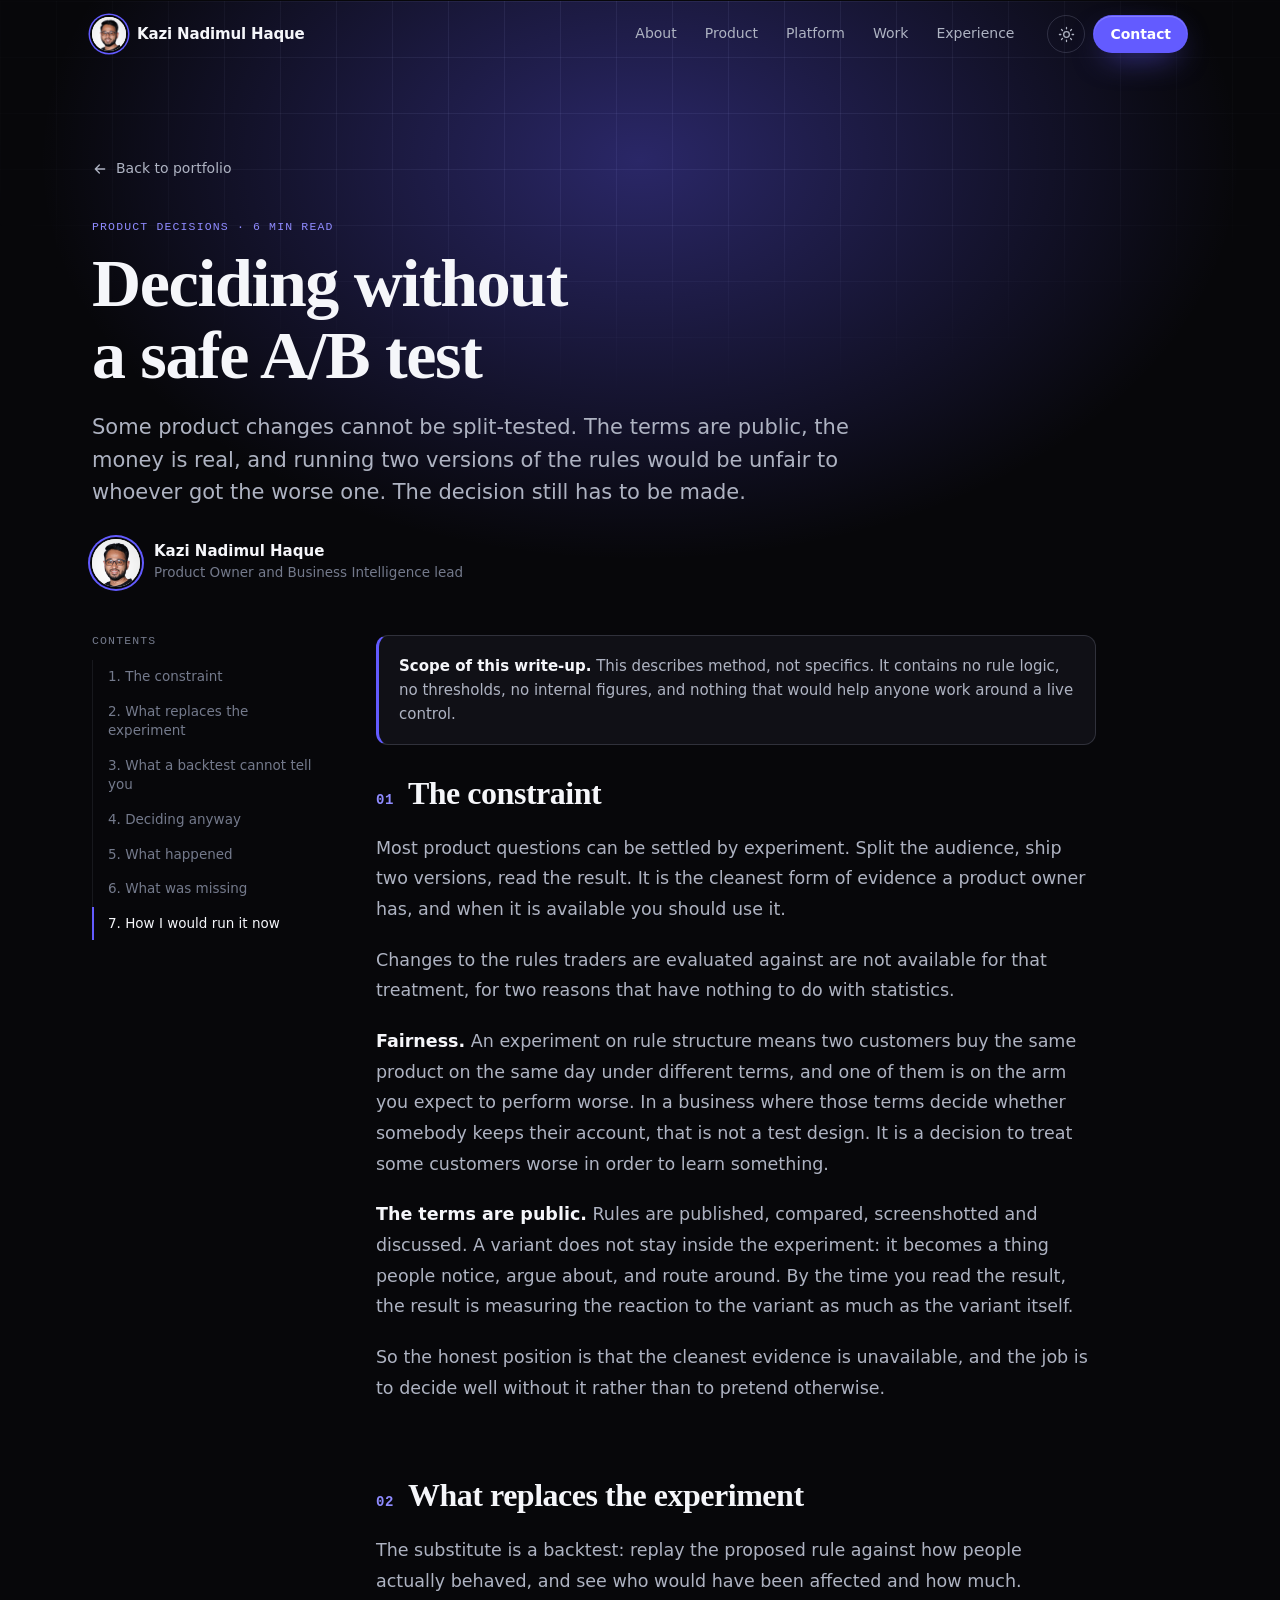
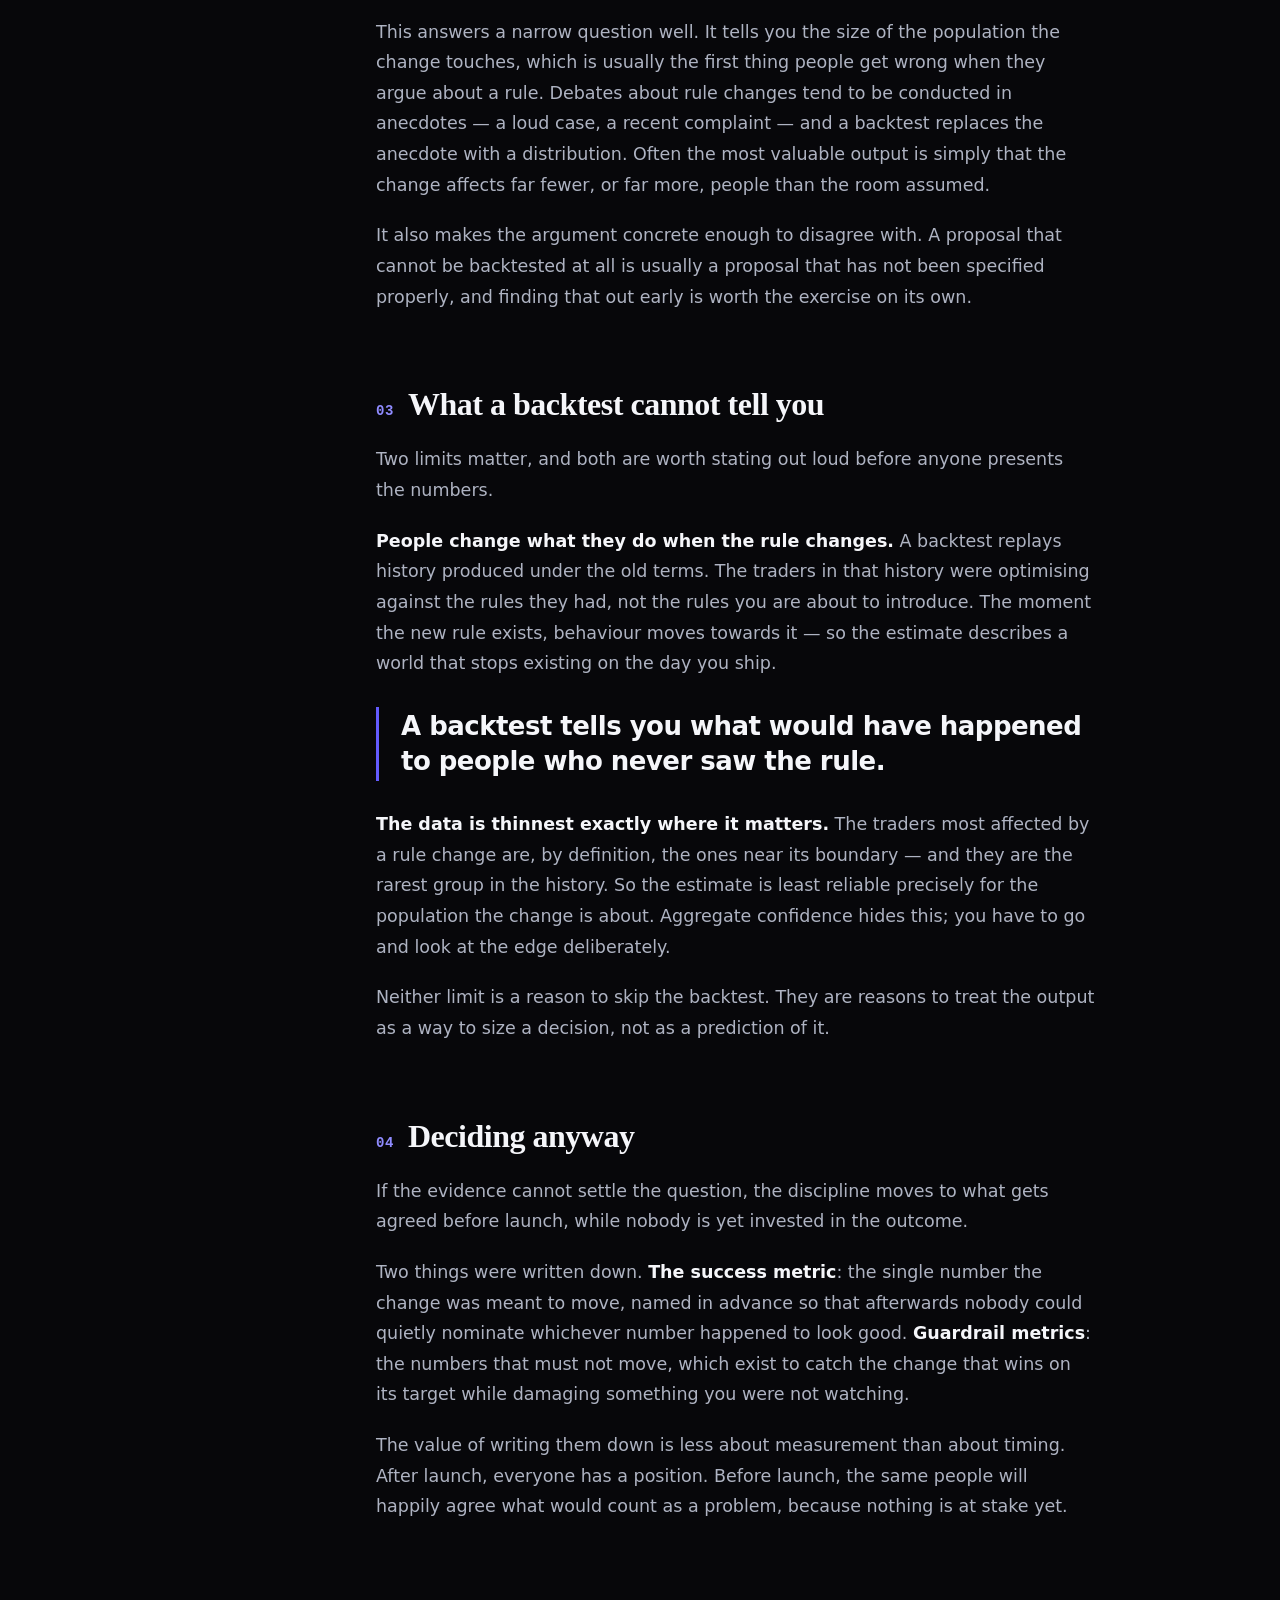
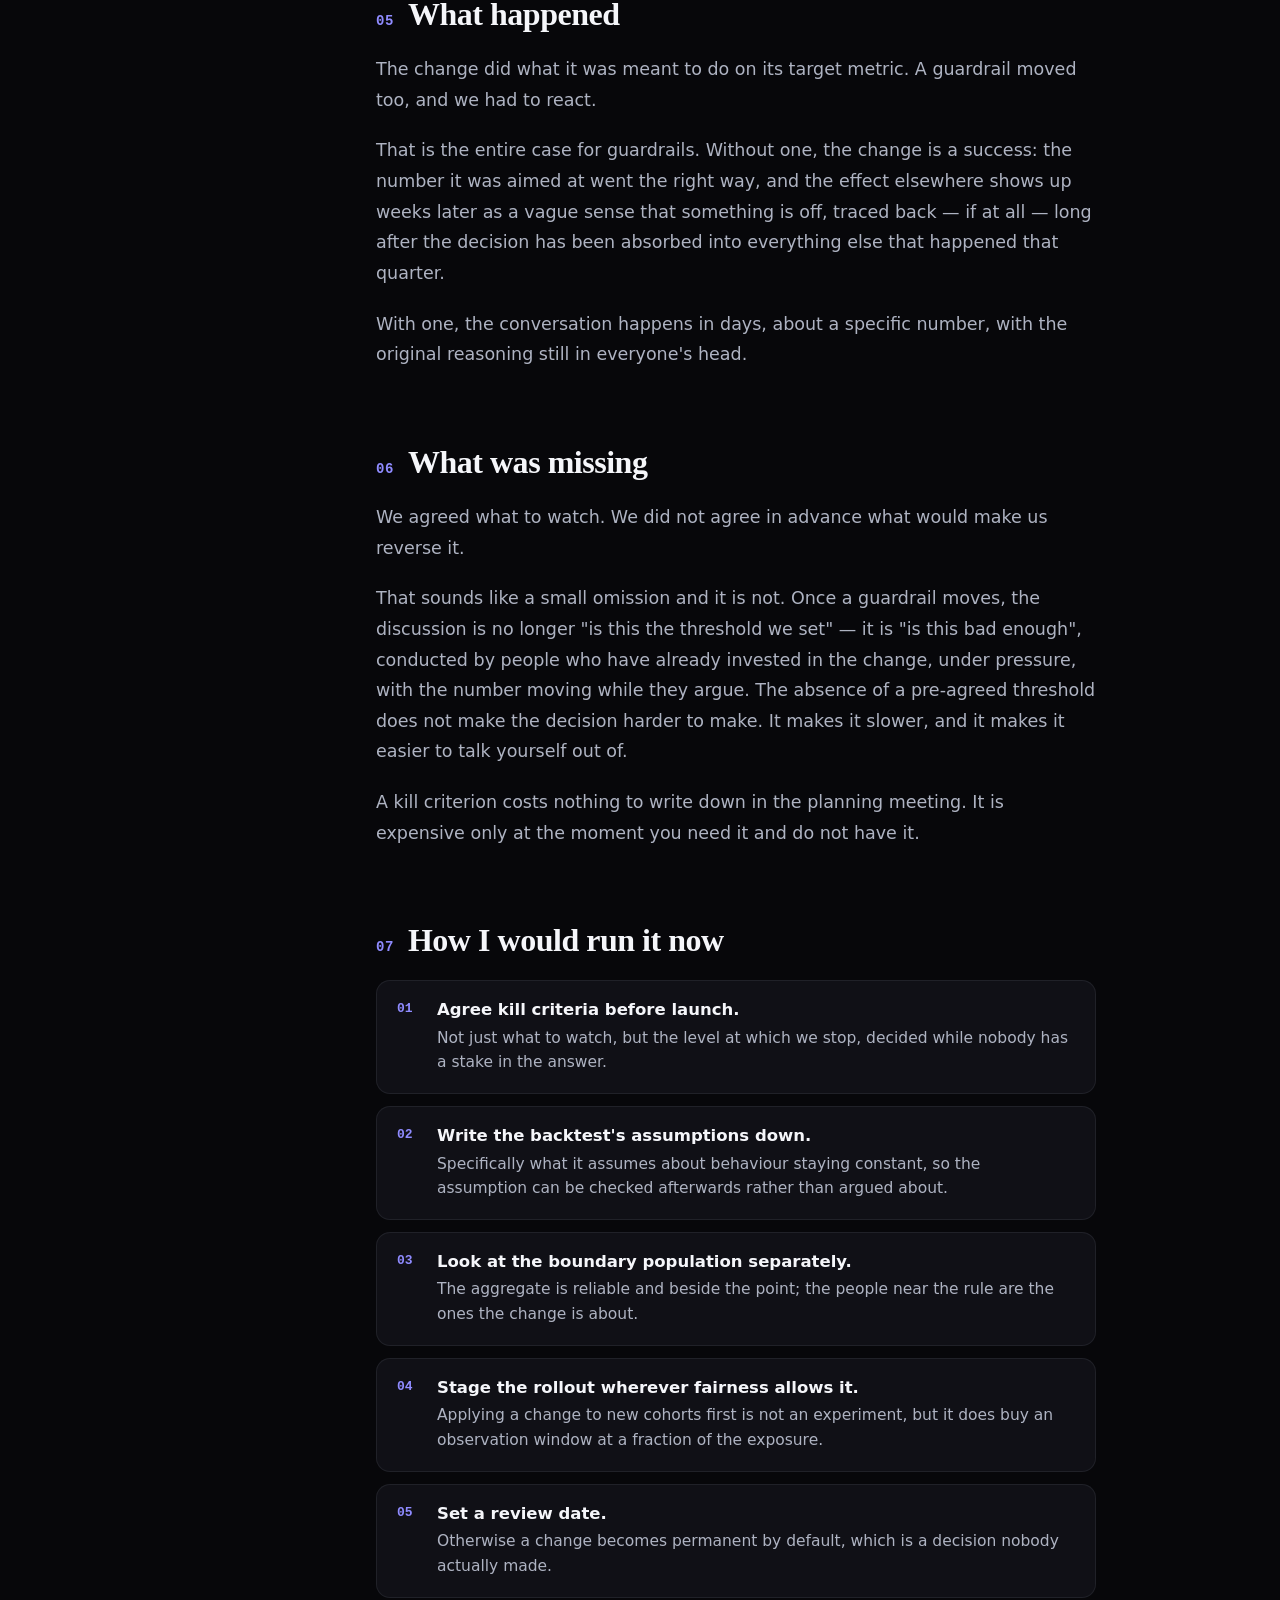
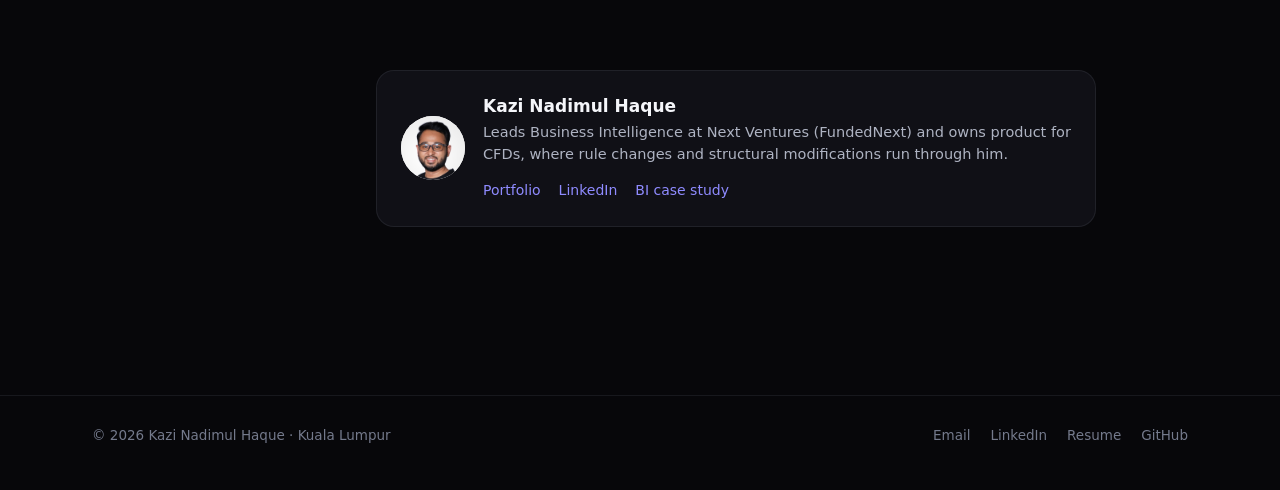
<file: deciding-without-a-b-tests/index.html>
<!doctype html>
<html lang="en" data-theme="dark">
<head>
<meta charset="utf-8">
<meta name="viewport" content="width=device-width, initial-scale=1, viewport-fit=cover">
<meta http-equiv="Content-Security-Policy" content="default-src 'none'; script-src 'self' 'sha256-IMQvWlq8e8aLmXDsbzgso5OfRsoxjPaNfxCGN3I8XFc=' 'sha256-PENjC1cWAjSaDAp1IB3wh9jxR4N2UTKzF1swkHoOmbg=' 'sha256-2yJG9yknyoO3S9Y7S7YYONI9S6GHNHyDPqbDydBDOlM='; style-src 'self' 'unsafe-inline' https://fonts.googleapis.com; font-src https://fonts.gstatic.com; img-src 'self' data:; base-uri 'none'; form-action 'none'">
<title>Deciding without a safe A/B test — Kazi Nadimul Haque</title>
<meta name="description" content="How product decisions get made when a change affects real money, the terms are public, and splitting the audience is not an option.">
<link rel="canonical" href="https://nadim-raj.github.io/deciding-without-a-b-tests/">
<meta name="theme-color" content="#07070A">
<meta name="author" content="Kazi Nadimul Haque">
<meta property="og:type" content="article">
<meta property="og:site_name" content="Kazi Nadimul Haque">
<meta property="og:title" content="Deciding without a safe A/B test">
<meta property="og:description" content="Some product changes cannot be split-tested: the terms are public and the money is real. How the decision gets made anyway.">
<meta property="og:url" content="https://nadim-raj.github.io/deciding-without-a-b-tests/">
<meta property="og:image" content="https://nadim-raj.github.io/og.png">
<meta property="og:image:width" content="1200">
<meta property="og:image:height" content="630">
<meta property="article:published_time" content="2026-09-23">
<meta name="twitter:card" content="summary_large_image">
<meta name="twitter:image" content="https://nadim-raj.github.io/og.png">
<link rel="icon" href="data:image/svg+xml,%3Csvg xmlns='http://www.w3.org/2000/svg' viewBox='0 0 64 64'%3E%3Cdefs%3E%3ClinearGradient id='g' x1='0' y1='0' x2='1' y2='1'%3E%3Cstop offset='0' stop-color='%238481FF'/%3E%3Cstop offset='1' stop-color='%234E36F5'/%3E%3C/linearGradient%3E%3C/defs%3E%3Crect width='64' height='64' rx='15' fill='url(%23g)'/%3E%3Ctext x='50%25' y='54%25' dominant-baseline='middle' text-anchor='middle' font-family='Arial,Helvetica,sans-serif' font-weight='700' font-size='25' fill='%23ffffff'%3ENH%3C/text%3E%3C/svg%3E">
<link rel="apple-touch-icon" href="../apple-touch-icon.png">
<script>
(function(){var d=document.documentElement,t=null;try{t=localStorage.getItem('theme')}catch(e){}
var q=location.search.match(/[?&]theme=(light|dark)/);if(q)t=q[1];
d.setAttribute('data-theme',t==='light'?'light':'dark');d.classList.add('js')})();
</script>
<link rel="preconnect" href="https://fonts.googleapis.com">
<link rel="preconnect" href="https://fonts.gstatic.com" crossorigin>
<link href="https://fonts.googleapis.com/css2?family=Fraunces:opsz,wght@9..144,600;700&family=Inter:wght@400;500;600&family=JetBrains+Mono:wght@500;600&family=Plus+Jakarta+Sans:wght@500;600;700&display=swap" rel="stylesheet">
<script type="application/ld+json">
{"@context":"https://schema.org","@type":"Article","headline":"Deciding without a safe A/B test","description":"How product decisions get made when a change cannot be safely split-tested.","datePublished":"2026-09-23","image":"https://nadim-raj.github.io/og.png","mainEntityOfPage":"https://nadim-raj.github.io/deciding-without-a-b-tests/","author":{"@type":"Person","name":"Kazi Nadimul Haque","url":"https://nadim-raj.github.io/"}}
</script>
<link rel="stylesheet" href="../assets/site.css">
</head>
<body>
<a class="skip" href="#main">Skip to content</a>
<div class="progress" aria-hidden="true"></div>

<header class="nav">
  <div class="wrap">
    <a class="brand" href="../#top" aria-label="Kazi Nadimul Haque, back to top"><img class="logo-photo" src="../avatar.jpg?v=2" width="34" height="34" alt="" decoding="async">Kazi Nadimul Haque</a>
    <ul class="links">
      <li><a href="../#about">About</a></li>
      <li><a href="../#product">Product</a></li>
      <li><a href="../#platform">Platform</a></li>
      <li><a href="../#work">Work</a></li>
      <li><a href="../#experience">Experience</a></li>
    </ul>
    <div class="nav-actions">
      <button class="icon-btn" id="theme" type="button" aria-label="Switch to light theme">
        <svg class="i-sun" viewBox="0 0 24 24" fill="none" stroke="currentColor" stroke-width="1.8" stroke-linecap="round" aria-hidden="true"><circle cx="12" cy="12" r="4"/><path d="M12 2v2M12 20v2M4.9 4.9l1.4 1.4M17.7 17.7l1.4 1.4M2 12h2M20 12h2M4.9 19.1l1.4-1.4M17.7 6.3l1.4-1.4"/></svg>
        <svg class="i-moon" viewBox="0 0 24 24" fill="none" stroke="currentColor" stroke-width="1.8" stroke-linecap="round" stroke-linejoin="round" aria-hidden="true"><path d="M20.5 14.5A8.5 8.5 0 0 1 9.5 3.5a8.5 8.5 0 1 0 11 11Z"/></svg>
      </button>
      <a class="btn btn-primary btn-sm" href="../#contact">Contact</a>
    </div>
  </div>
</header>

<main id="main">
  <header class="article-hero">
    <div class="hero-bg" aria-hidden="true"></div>
    <div class="wrap">
      <a class="back" href="../#product"><svg viewBox="0 0 24 24" fill="none" stroke="currentColor" stroke-width="2" stroke-linecap="round" stroke-linejoin="round" aria-hidden="true"><path d="M19 12H5M11 18l-6-6 6-6"/></svg>Back to portfolio</a>
      <span class="k">Product decisions · 6 min read</span>
      <h1>Deciding without a safe A/B test</h1>
      <p class="dek">Some product changes cannot be split-tested. The terms are public, the money is real, and running two versions of the rules would be unfair to whoever got the worse one. The decision still has to be made.</p>
      <div class="byline-lg"><img src="../avatar.jpg" width="48" height="48" alt="" decoding="async"><div><b>Kazi Nadimul Haque</b><span>Product Owner and Business Intelligence lead</span></div></div>
    </div>
  </header>

  <div class="wrap article-layout">
    <nav class="toc" aria-label="Contents">
      <span class="k">Contents</span>
      <ol>
        <li><a href="#constraint">1. The constraint</a></li>
        <li><a href="#backtest">2. What replaces the experiment</a></li>
        <li><a href="#limits">3. What a backtest cannot tell you</a></li>
        <li><a href="#deciding">4. Deciding anyway</a></li>
        <li><a href="#happened">5. What happened</a></li>
        <li><a href="#missing">6. What was missing</a></li>
        <li><a href="#now">7. How I would run it now</a></li>
      </ol>
    </nav>

    <article class="prose-article">
      <aside class="callout"><b>Scope of this write-up.</b> This describes method, not specifics. It contains no rule logic, no thresholds, no internal figures, and nothing that would help anyone work around a live control.</aside>

      <section id="constraint">
        <h2><span class="num">01</span>The constraint</h2>
        <p>Most product questions can be settled by experiment. Split the audience, ship two versions, read the result. It is the cleanest form of evidence a product owner has, and when it is available you should use it.</p>
        <p>Changes to the rules traders are evaluated against are not available for that treatment, for two reasons that have nothing to do with statistics.</p>
        <p><strong>Fairness.</strong> An experiment on rule structure means two customers buy the same product on the same day under different terms, and one of them is on the arm you expect to perform worse. In a business where those terms decide whether somebody keeps their account, that is not a test design. It is a decision to treat some customers worse in order to learn something.</p>
        <p><strong>The terms are public.</strong> Rules are published, compared, screenshotted and discussed. A variant does not stay inside the experiment: it becomes a thing people notice, argue about, and route around. By the time you read the result, the result is measuring the reaction to the variant as much as the variant itself.</p>
        <p>So the honest position is that the cleanest evidence is unavailable, and the job is to decide well without it rather than to pretend otherwise.</p>
      </section>

      <section id="backtest">
        <h2><span class="num">02</span>What replaces the experiment</h2>
        <p>The substitute is a backtest: replay the proposed rule against how people actually behaved, and see who would have been affected and how much.</p>
        <p>This answers a narrow question well. It tells you the size of the population the change touches, which is usually the first thing people get wrong when they argue about a rule. Debates about rule changes tend to be conducted in anecdotes — a loud case, a recent complaint — and a backtest replaces the anecdote with a distribution. Often the most valuable output is simply that the change affects far fewer, or far more, people than the room assumed.</p>
        <p>It also makes the argument concrete enough to disagree with. A proposal that cannot be backtested at all is usually a proposal that has not been specified properly, and finding that out early is worth the exercise on its own.</p>
      </section>

      <section id="limits">
        <h2><span class="num">03</span>What a backtest cannot tell you</h2>
        <p>Two limits matter, and both are worth stating out loud before anyone presents the numbers.</p>
        <p><strong>People change what they do when the rule changes.</strong> A backtest replays history produced under the old terms. The traders in that history were optimising against the rules they had, not the rules you are about to introduce. The moment the new rule exists, behaviour moves towards it — so the estimate describes a world that stops existing on the day you ship.</p>
        <blockquote class="pull">A backtest tells you what would have happened to people who never saw the rule.</blockquote>
        <p><strong>The data is thinnest exactly where it matters.</strong> The traders most affected by a rule change are, by definition, the ones near its boundary — and they are the rarest group in the history. So the estimate is least reliable precisely for the population the change is about. Aggregate confidence hides this; you have to go and look at the edge deliberately.</p>
        <p>Neither limit is a reason to skip the backtest. They are reasons to treat the output as a way to size a decision, not as a prediction of it.</p>
      </section>

      <section id="deciding">
        <h2><span class="num">04</span>Deciding anyway</h2>
        <p>If the evidence cannot settle the question, the discipline moves to what gets agreed before launch, while nobody is yet invested in the outcome.</p>
        <p>Two things were written down. <strong>The success metric</strong>: the single number the change was meant to move, named in advance so that afterwards nobody could quietly nominate whichever number happened to look good. <strong>Guardrail metrics</strong>: the numbers that must not move, which exist to catch the change that wins on its target while damaging something you were not watching.</p>
        <p>The value of writing them down is less about measurement than about timing. After launch, everyone has a position. Before launch, the same people will happily agree what would count as a problem, because nothing is at stake yet.</p>
      </section>

      <section id="happened">
        <h2><span class="num">05</span>What happened</h2>
        <p>The change did what it was meant to do on its target metric. A guardrail moved too, and we had to react.</p>
        <p>That is the entire case for guardrails. Without one, the change is a success: the number it was aimed at went the right way, and the effect elsewhere shows up weeks later as a vague sense that something is off, traced back — if at all — long after the decision has been absorbed into everything else that happened that quarter.</p>
        <p>With one, the conversation happens in days, about a specific number, with the original reasoning still in everyone's head.</p>
      </section>

      <section id="missing">
        <h2><span class="num">06</span>What was missing</h2>
        <p>We agreed what to watch. We did not agree in advance what would make us reverse it.</p>
        <p>That sounds like a small omission and it is not. Once a guardrail moves, the discussion is no longer "is this the threshold we set" — it is "is this bad enough", conducted by people who have already invested in the change, under pressure, with the number moving while they argue. The absence of a pre-agreed threshold does not make the decision harder to make. It makes it slower, and it makes it easier to talk yourself out of.</p>
        <p>A kill criterion costs nothing to write down in the planning meeting. It is expensive only at the moment you need it and do not have it.</p>
      </section>

      <section id="now">
        <h2><span class="num">07</span>How I would run it now</h2>
        <ol class="hindsight">
          <li><b>Agree kill criteria before launch.</b><span>Not just what to watch, but the level at which we stop, decided while nobody has a stake in the answer.</span></li>
          <li><b>Write the backtest's assumptions down.</b><span>Specifically what it assumes about behaviour staying constant, so the assumption can be checked afterwards rather than argued about.</span></li>
          <li><b>Look at the boundary population separately.</b><span>The aggregate is reliable and beside the point; the people near the rule are the ones the change is about.</span></li>
          <li><b>Stage the rollout wherever fairness allows it.</b><span>Applying a change to new cohorts first is not an experiment, but it does buy an observation window at a fraction of the exposure.</span></li>
          <li><b>Set a review date.</b><span>Otherwise a change becomes permanent by default, which is a decision nobody actually made.</span></li>
        </ol>
      </section>

      <div class="author">
        <img src="../avatar.jpg" width="64" height="64" alt="" loading="lazy" decoding="async">
        <div>
          <b>Kazi Nadimul Haque</b>
          <p>Leads Business Intelligence at Next Ventures (FundedNext) and owns product for CFDs, where rule changes and structural modifications run through him.</p>
          <div class="links-row"><a href="../">Portfolio</a><a href="https://www.linkedin.com/in/kazi-nadimul-haque/" rel="noopener">LinkedIn</a><a href="../building-bi-from-zero/">BI case study</a></div>
        </div>
      </div>
    </article>
  </div>
</main>

<footer class="foot">
  <div class="wrap">
    <span>© <span id="year">2026</span> Kazi Nadimul Haque · Kuala Lumpur</span>
    <nav aria-label="Elsewhere"><a class="js-email" data-u="kazi.nadimul2512" data-d="gmail.com" href="../#contact">Email</a><a href="https://www.linkedin.com/in/kazi-nadimul-haque/" rel="noopener">LinkedIn</a><a href="../Kazi-Nadimul-Haque-Resume.pdf" download>Resume</a><a href="https://github.com/nadim-raj" rel="noopener">GitHub</a></nav>
  </div>
</footer>

<script src="../assets/site.js" defer></script>
<script>
(function(){
  var links=[].slice.call(document.querySelectorAll('.toc a'));
  if(!links.length||!('IntersectionObserver' in window))return;
  var byId={};links.forEach(function(a){byId[a.getAttribute('href').slice(1)]=a});
  var io=new IntersectionObserver(function(es){es.forEach(function(e){if(e.isIntersecting){links.forEach(function(a){a.classList.remove('active')});if(byId[e.target.id])byId[e.target.id].classList.add('active')}})},{rootMargin:'-20% 0px -70% 0px'});
  Object.keys(byId).forEach(function(id){var el=document.getElementById(id);if(el)io.observe(el)});
})();
</script>
</body>
</html>
</file>
<file: assets/site.css>
/* ---------- Tokens: FundedNext palette (dark default) ---------- */
:root{
  --bg:#07070A; --surface:#101016; --surface-2:#16161E;
  --ink:#F5F6FA; --ink-2:#AEB3C2; --ink-3:#747A8C;
  --rule:rgba(214,223,255,.08); --rule-2:rgba(214,223,255,.16);
  --brand:#635BFF; --brand-deep:#4E36F5; --brand-text:#8F8BFF; --brand-tint:#B4AEFF; --brand-wash:rgba(99,91,255,.12);
  --go:#09E354; --go-text:#33F575; --go-wash:rgba(9,227,84,.10);
  --alert:#FF5257;
  --glow:rgba(99,91,255,.38);
  --shadow:inset 0 1px 0 rgba(255,255,255,.04),0 24px 60px -32px rgba(0,0,0,.9);
  --display:"Plus Jakarta Sans",system-ui,-apple-system,"Segoe UI",Roboto,Arial,sans-serif;
  --serif:"Fraunces",Georgia,"Times New Roman",serif;
  --sans:"Inter",system-ui,-apple-system,"Segoe UI",Roboto,Arial,sans-serif;
  --mono:"JetBrains Mono",ui-monospace,"SF Mono",Menlo,Consolas,monospace;
  --r:18px;
  color-scheme:dark;
}
[data-theme="light"]{
  --bg:#F9FAFB; --surface:#FFFFFF; --surface-2:#F2F4F7;
  --ink:#101828; --ink-2:#475467; --ink-3:#667085;
  --rule:#EAECF0; --rule-2:#D0D5DD;
  --brand-text:#4E36F5; --brand-tint:#6366F1; --brand-wash:rgba(99,91,255,.08);
  --go:#0DC04B; --go-text:#0D8838; --go-wash:rgba(13,192,75,.10);
  --alert:#E53935;
  --glow:rgba(99,91,255,.20);
  --shadow:0 1px 2px rgba(16,24,40,.04),0 16px 40px -24px rgba(16,24,40,.18);
  color-scheme:light;
}

/* ---------- Base ---------- */
*,*::before,*::after{box-sizing:border-box}
html{-webkit-text-size-adjust:100%;scroll-behavior:smooth;scroll-padding-top:84px}
body{margin:0;background:var(--bg);color:var(--ink);font:400 16.5px/1.65 var(--sans);-webkit-font-smoothing:antialiased;text-rendering:optimizeLegibility;overflow-x:clip;transition:background-color .3s,color .3s}
::selection{background:var(--brand);color:#fff}
img,svg{display:block;max-width:100%}
a{color:inherit;text-decoration:none}
button{font:inherit}
:focus-visible{outline:2px solid var(--brand-text);outline-offset:3px;border-radius:8px}
.skip{position:absolute;left:-9999px;top:12px;z-index:100}
.skip:focus{left:16px;background:var(--surface);color:var(--ink);padding:10px 14px;border-radius:10px;border:1px solid var(--rule-2)}
.wrap{max-width:1160px;margin:0 auto;padding-inline:clamp(16px,4vw,32px)}
.k{display:block;font:500 11.5px/1 var(--mono);letter-spacing:.1em;text-transform:uppercase;color:var(--ink-3)}
.print-only{display:none}

/* ---------- Progress + Nav ---------- */
.progress{position:fixed;left:0;right:0;top:0;height:2px;z-index:60;background:linear-gradient(90deg,var(--brand),var(--go));transform-origin:0 50%;transform:scaleX(0)}
.nav{position:sticky;top:0;z-index:50;border-bottom:1px solid transparent;transition:background-color .25s,border-color .25s}
.nav.scrolled{background:var(--bg);background:color-mix(in srgb,var(--bg) 80%,transparent);-webkit-backdrop-filter:saturate(1.5) blur(14px);backdrop-filter:saturate(1.5) blur(14px);border-bottom-color:var(--rule)}
.nav .wrap{display:flex;align-items:center;gap:20px;height:68px}
.brand{display:flex;align-items:center;gap:11px;font:600 15px/1 var(--display);letter-spacing:-.01em;white-space:nowrap}
.logo{display:grid;place-items:center;width:32px;height:32px;border-radius:9px;background:linear-gradient(135deg,#8481FF,#4E36F5);color:#fff;font:700 12px/1 var(--display);letter-spacing:.02em;box-shadow:0 8px 22px -8px rgba(99,91,255,.8)}
.links{display:flex;gap:2px;margin:0 0 0 auto;padding:0;list-style:none}
.links a{display:block;padding:8px 13px;border-radius:999px;font-size:14px;color:var(--ink-2);transition:color .2s,background-color .2s}
.links a:hover{color:var(--ink)}
.links a.active{color:var(--ink);background:var(--brand-wash)}
.nav-actions{display:flex;align-items:center;gap:8px}
.icon-btn{display:grid;place-items:center;width:38px;height:38px;border-radius:999px;border:1px solid var(--rule-2);background:transparent;color:var(--ink-2);cursor:pointer;transition:color .2s,border-color .2s}
.icon-btn:hover{color:var(--ink);border-color:var(--brand)}
.icon-btn svg{width:17px;height:17px}
.i-moon{display:none!important}
[data-theme="light"] .i-sun{display:none!important}
[data-theme="light"] .i-moon{display:block!important}
@media (max-width:820px){.links{display:none}.nav-actions{margin-left:auto}}

.logo-photo{flex:none;width:34px;height:34px;border-radius:50%;object-fit:cover;object-position:50% 30%;background:#fff;box-shadow:0 0 0 2px var(--bg),0 0 0 3.5px var(--brand)}

/* ---------- Buttons ---------- */
.btn{display:inline-flex;align-items:center;justify-content:center;gap:9px;min-height:48px;padding:0 22px;border-radius:999px;font:600 15px/1 var(--display);letter-spacing:-.005em;border:1px solid transparent;cursor:pointer;white-space:nowrap;transition:transform .2s,box-shadow .2s,background-color .2s,border-color .2s,color .2s}
.btn svg{width:16px;height:16px}
.btn-primary{background:var(--brand);color:#fff;box-shadow:0 12px 32px -12px rgba(99,91,255,.85),inset 0 1px 0 rgba(255,255,255,.22)}
.btn-primary:hover{background:var(--brand-deep);transform:translateY(-1px)}
.btn-ghost{border-color:var(--rule-2);color:var(--ink);background:var(--surface)}
.btn-ghost:hover{border-color:var(--brand);transform:translateY(-1px)}
.btn-sm{min-height:38px;padding:0 16px;font-size:14px}

/* ---------- Cards ---------- */
.card{position:relative;background:var(--surface);border:1px solid var(--rule);border-radius:var(--r);box-shadow:var(--shadow);overflow:hidden}
.spot::before{content:"";position:absolute;inset:0;border-radius:inherit;background:radial-gradient(420px circle at var(--mx,50%) var(--my,-30%),var(--brand-wash),transparent 62%);opacity:0;transition:opacity .35s;pointer-events:none}
.spot:hover::before{opacity:1}
.spot > *{position:relative}

/* ---------- Hero ---------- */
.hero{position:relative;padding-block:clamp(48px,8vw,104px) clamp(40px,6vw,72px);isolation:isolate}
.hero-bg{position:absolute;left:0;right:0;top:-68px;bottom:0;z-index:-1;overflow:hidden;pointer-events:none}
.hero-bg::before{content:"";position:absolute;inset:0;background-image:linear-gradient(var(--rule) 1px,transparent 1px),linear-gradient(90deg,var(--rule) 1px,transparent 1px);background-size:56px 56px;-webkit-mask-image:radial-gradient(ellipse 75% 65% at 50% 15%,#000 25%,transparent 75%);mask-image:radial-gradient(ellipse 75% 65% at 50% 15%,#000 25%,transparent 75%)}
.hero-bg::after{content:"";position:absolute;left:50%;top:-38%;width:min(1200px,140vw);aspect-ratio:1.5;transform:translateX(-50%);background:radial-gradient(closest-side,var(--glow),transparent)}
.hero-grid{display:grid;grid-template-columns:minmax(0,1.12fr) minmax(0,.88fr);gap:clamp(32px,5vw,72px);align-items:center}
@media (max-width:980px){.hero-grid{grid-template-columns:1fr}}
.pill{display:inline-flex;align-items:center;gap:10px;padding:7px 14px 7px 12px;border-radius:999px;border:1px solid var(--rule-2);background:var(--surface);font-size:13px;color:var(--ink-2)}
.live{position:relative;flex:none;width:8px;height:8px;border-radius:50%;background:var(--go)}
.live::after{content:"";position:absolute;inset:-4px;border-radius:50%;border:2px solid var(--go);opacity:0;animation:ping 2.2s cubic-bezier(0,0,.2,1) infinite}
@keyframes ping{0%{transform:scale(.45);opacity:.85}100%{transform:scale(1.7);opacity:0}}
.hero h1{font:700 clamp(36px,5vw,62px)/1.06 var(--serif);letter-spacing:-.018em;margin:24px 0 22px;text-wrap:balance}
.grad{background:linear-gradient(95deg,var(--brand-tint) 0%,var(--brand) 48%,var(--go) 100%);-webkit-background-clip:text;background-clip:text;color:transparent;-webkit-text-fill-color:transparent}
.lede{font-size:clamp(17px,1.8vw,19.5px);line-height:1.62;color:var(--ink-2);max-width:35em;margin:0}
.lede strong{color:var(--ink);font-weight:600}
.hero-actions{display:flex;flex-wrap:wrap;gap:12px;margin-top:34px}
.meta-row{display:flex;flex-wrap:wrap;gap:10px 22px;margin-top:28px;font-size:13.5px;color:var(--ink-3)}
.meta-row span{display:inline-flex;align-items:center;gap:8px}
.meta-row svg{width:15px;height:15px}

/* Org card */
.org-card{margin:0;padding:22px 22px 20px}
.card-head{display:flex;justify-content:space-between;align-items:center;font:500 12px/1 var(--mono);color:var(--ink-3);padding-bottom:16px;margin-bottom:6px;border-bottom:1px solid var(--rule)}
.tag{display:inline-flex;align-items:center;gap:7px;color:var(--go-text)}
.tag i{width:6px;height:6px;border-radius:50%;background:var(--go)}
.tier{display:grid;grid-template-columns:118px minmax(0,1fr) 30px;align-items:center;gap:14px;padding:13px 0}
.tier + .tier{border-top:1px dashed var(--rule-2)}
.tier-label{font-size:13.5px;color:var(--ink);line-height:1.3}
.tier-label small{display:block;margin-top:3px;font:500 10.5px/1.3 var(--mono);letter-spacing:.05em;text-transform:uppercase;color:var(--ink-3)}
.dots{display:flex;flex-wrap:wrap;gap:7px}
.dot{width:17px;height:17px;border-radius:5px;background:var(--brand-wash);border:1px solid rgba(99,91,255,.55)}
.dot.lead{background:linear-gradient(135deg,#8481FF,#4E36F5);border-color:transparent;box-shadow:0 0 0 4px var(--brand-wash)}
.dot.mgr{background:rgba(99,91,255,.72);border-color:transparent}
.dot.sr{background:rgba(99,91,255,.34)}
.tier-n{font:700 16px/1 var(--display);text-align:right;font-variant-numeric:tabular-nums}
.org-foot{display:grid;grid-template-columns:1fr auto 1fr;align-items:center;gap:12px;margin-top:8px;padding-top:16px;border-top:1px solid var(--rule)}
.org-foot b{display:block;font:600 12px/1 var(--mono);letter-spacing:.06em;text-transform:uppercase;color:var(--ink)}
.org-foot span{display:block;margin-top:7px;font-size:12.5px;line-height:1.4;color:var(--ink-3)}
.org-foot svg{width:18px;height:18px;color:var(--brand-text)}
.org-foot > div:last-child{text-align:right}
.org-foot > div:last-child b{color:var(--go-text)}

/* ---------- Stats ---------- */
.stats{display:grid;grid-template-columns:repeat(5,minmax(0,1fr));margin:0;padding:0;list-style:none;border:1px solid var(--rule);border-radius:var(--r);background:var(--surface);box-shadow:var(--shadow);overflow:hidden}
.stat{padding:26px 24px}
.stat + .stat{border-left:1px solid var(--rule)}
.stat b{display:block;font:700 clamp(30px,3.3vw,42px)/1 var(--display);letter-spacing:-.03em;font-variant-numeric:tabular-nums}
.stat b em{font-style:normal;color:var(--brand-text)}
.stat > span{display:block;margin-top:10px;font-size:13.5px;line-height:1.45;color:var(--ink-3)}
@media (max-width:900px){
  .stats{grid-template-columns:repeat(2,minmax(0,1fr))}
  .stat,.stat + .stat{border-left:0;border-top:1px solid var(--rule)}
  .stat:nth-child(-n+2){border-top:0}
  .stat:nth-child(even){border-left:1px solid var(--rule)}
  .stat:last-child{grid-column:1/-1}
}

/* ---------- Ticker ---------- */
.ticker{margin-top:clamp(40px,6vw,64px);border-block:1px solid var(--rule);overflow:hidden;-webkit-mask-image:linear-gradient(90deg,transparent,#000 8%,#000 92%,transparent);mask-image:linear-gradient(90deg,transparent,#000 8%,#000 92%,transparent)}
.track{display:flex;width:max-content;animation:tick 52s linear infinite}
.ticker:hover .track{animation-play-state:paused}
.group{display:flex}
.group span{display:inline-flex;align-items:center;gap:22px;padding:15px 22px 15px 0;font:500 12.5px/1 var(--mono);letter-spacing:.12em;text-transform:uppercase;color:var(--ink-3);white-space:nowrap}
.group span::after{content:"";width:6px;height:6px;background:var(--brand);transform:rotate(45deg)}
@keyframes tick{to{transform:translateX(-50%)}}

/* ---------- Sections ---------- */
.section{padding-block:clamp(72px,10vw,124px)}
.sec-head{display:grid;grid-template-columns:minmax(0,1.1fr) minmax(0,.9fr);gap:20px 56px;align-items:end;margin-bottom:clamp(32px,5vw,56px)}
.sec-head.solo{grid-template-columns:1fr}
.eyebrow{display:flex;align-items:center;gap:12px;font:500 12px/1 var(--mono);letter-spacing:.12em;text-transform:uppercase;color:var(--ink-3);margin:0 0 18px}
.eyebrow b{font-weight:600;color:var(--brand-text)}
.eyebrow::after{content:"";width:40px;height:1px;background:linear-gradient(90deg,var(--brand),transparent)}
h2{font:700 clamp(27px,3.6vw,43px)/1.12 var(--serif);letter-spacing:-.015em;margin:0;text-wrap:balance}
.sec-head p{margin:0;color:var(--ink-2);font-size:17px;line-height:1.6;max-width:32em}
@media (max-width:860px){.sec-head{grid-template-columns:1fr}}

/* About */
.about-grid{display:grid;grid-template-columns:minmax(0,1.25fr) minmax(0,.75fr);gap:clamp(28px,5vw,64px);align-items:start}
.prose p{margin:0 0 1.15em;color:var(--ink-2);font-size:17px;line-height:1.72}
.prose p.big{font:500 clamp(20px,2.2vw,25px)/1.48 var(--display);letter-spacing:-.018em;color:var(--ink)}
.prose strong{color:var(--ink);font-weight:600}
.context{padding:26px}
.context h3{margin:0 0 8px}
.context dl{margin:0}
.context .row{display:flex;justify-content:space-between;align-items:baseline;gap:16px;padding:15px 0;border-bottom:1px solid var(--rule)}
.context dt{color:var(--ink-2);font-size:14.5px}
.context dd{margin:0;font:700 23px/1 var(--display);letter-spacing:-.025em;font-variant-numeric:tabular-nums}
.context .src{margin:14px 0 0;font-size:12.5px;color:var(--ink-3)}
@media (max-width:900px){.about-grid{grid-template-columns:1fr}}

/* Scope */
.scope{display:grid;grid-template-columns:repeat(4,minmax(0,1fr));gap:16px}
.scope .card{padding:26px 24px}
.ico{display:grid;place-items:center;width:44px;height:44px;border-radius:12px;background:var(--brand-wash);color:var(--brand-text);border:1px solid rgba(99,91,255,.28);margin-bottom:22px}
.ico svg{width:20px;height:20px}
.scope h3{font:600 18.5px/1.3 var(--display);letter-spacing:-.015em;margin:0 0 10px}
.scope p{margin:0;color:var(--ink-2);font-size:15px;line-height:1.62}
@media (max-width:1020px){.scope{grid-template-columns:repeat(2,minmax(0,1fr))}}
@media (max-width:560px){.scope{grid-template-columns:1fr}}

/* Platform flow */
.flow{display:grid;grid-template-columns:repeat(5,minmax(0,1fr));gap:30px}
.flow .card{overflow:visible}
.node{padding:20px 18px 22px}
.node .k{margin-bottom:14px}
.node h3{font:600 16.5px/1.3 var(--display);letter-spacing:-.01em;margin:0 0 14px}
.node ul{list-style:none;margin:0;padding:0;display:grid;gap:8px}
.node li{display:flex;gap:9px;align-items:baseline;font-size:13.5px;line-height:1.45;color:var(--ink-2)}
.node li::before{content:"";flex:none;width:5px;height:5px;border-radius:50%;background:var(--ink-3);transform:translateY(-2px)}
.node.hub{border-color:rgba(99,91,255,.55);box-shadow:0 0 0 1px rgba(99,91,255,.22),0 24px 60px -28px var(--glow)}
.node.hub .k{color:var(--brand-text)}
.node.hub li::before{background:var(--brand)}
.node.out .k{color:var(--go-text)}
.node.out li::before{background:var(--go)}
.node:not(:last-child)::after{content:"";position:absolute;top:50%;right:-31px;width:31px;height:2px;background-image:repeating-linear-gradient(90deg,var(--brand) 0 6px,transparent 6px 11px);background-size:22px 2px;animation:flowx .9s linear infinite}
@keyframes flowx{to{background-position:22px 0}}
@keyframes flowy{to{background-position:0 22px}}
@media (max-width:1020px){
  .flow{grid-template-columns:1fr;max-width:560px}
  .node:not(:last-child)::after{top:100%;right:auto;left:30px;width:2px;height:31px;background-image:repeating-linear-gradient(180deg,var(--brand) 0 6px,transparent 6px 11px);background-size:2px 22px;animation-name:flowy}
}
.flow-note{display:flex;flex-wrap:wrap;align-items:center;gap:10px;margin-top:30px;padding:14px 18px;border:1px dashed var(--rule-2);border-radius:14px}
.flow-note .k{margin-right:6px}
.chip{display:inline-flex;align-items:center;gap:8px;padding:7px 12px;border-radius:999px;background:var(--surface);border:1px solid var(--rule);font-size:13.5px;color:var(--ink)}
.chip i{width:6px;height:6px;border-radius:50%;background:var(--go)}

/* Featured case study */
.feature{display:grid;grid-template-columns:minmax(0,1fr) auto;gap:20px 40px;align-items:end;padding:30px;margin-bottom:16px;border-color:rgba(99,91,255,.45);background:linear-gradient(135deg,var(--brand-wash),transparent 60%),var(--surface);transition:border-color .2s}
.feature:hover{border-color:var(--brand)}
.feature .k{color:var(--brand-text)}
.feature h3{font:700 clamp(22px,2.6vw,30px)/1.2 var(--display);letter-spacing:-.025em;margin:14px 0 10px}
.feature p{margin:0;max-width:44em;color:var(--ink-2);font-size:15.5px;line-height:1.62}
.feature-cta{display:inline-flex;align-items:center;gap:8px;font:600 15px/1 var(--display);color:var(--brand-text);white-space:nowrap}
.feature-cta svg{width:16px;height:16px;transition:transform .2s}
.feature:hover .feature-cta svg{transform:translate(2px,-2px)}
@media (max-width:760px){.feature{grid-template-columns:1fr}}

/* Work bento */
.bento{display:grid;grid-template-columns:repeat(3,minmax(0,1fr));gap:16px}
.work{padding:26px;display:flex;flex-direction:column;min-height:300px}
.work h3{font:600 clamp(19px,1.9vw,22px)/1.25 var(--display);letter-spacing:-.02em;margin:14px 0 10px}
.work p{margin:0;color:var(--ink-2);font-size:15px;line-height:1.62}
.work .viz{margin-top:24px}
.tags{display:flex;flex-wrap:wrap;gap:6px;margin-top:auto;padding-top:22px}
.tags span{font:500 11.5px/1 var(--mono);color:var(--ink-2);background:var(--surface-2);border:1px solid var(--rule);padding:7px 10px;border-radius:999px}
.work.wide{grid-column:span 2;display:grid;grid-template-columns:minmax(0,1fr) minmax(0,1fr);gap:32px;align-items:stretch}
.work.wide .txt{display:flex;flex-direction:column}
.work.wide .viz{margin-top:0;align-self:center}
@media (max-width:1020px){.bento{grid-template-columns:repeat(2,minmax(0,1fr))}.work.wide{grid-column:1/-1}}
@media (max-width:640px){.bento{grid-template-columns:1fr}.work.wide{grid-template-columns:1fr}.work{min-height:0}}
.funnel{display:grid;gap:9px}
.funnel div{height:42px;display:flex;align-items:center;padding-inline:14px;border-radius:10px;font:500 12px/1 var(--mono);letter-spacing:.05em;color:var(--ink);background:linear-gradient(90deg,rgba(99,91,255,.55),rgba(99,91,255,.12));border:1px solid rgba(99,91,255,.35);transform-origin:left center}
.funnel div:nth-child(2){width:84%}
.funnel div:nth-child(3){width:67%}
.funnel div:nth-child(4){width:50%;background:linear-gradient(90deg,rgba(9,227,84,.5),rgba(9,227,84,.1));border-color:rgba(9,227,84,.4)}
.stack{display:flex;flex-wrap:wrap;align-items:center;gap:6px;font:500 11.5px/1 var(--mono);color:var(--ink-2)}
.stack span{padding:8px 10px;border-radius:8px;background:var(--surface-2);border:1px solid var(--rule)}
.stack svg{width:13px;height:13px;color:var(--ink-3)}
.ab{display:grid;gap:10px}
.ab div{display:grid;grid-template-columns:16px 1fr;align-items:center;gap:10px;font:600 11px/1 var(--mono);color:var(--ink-3)}
.ab i{display:block;height:10px;border-radius:99px;background:var(--surface-2);border:1px solid var(--rule);transform-origin:left center}
.ab div:last-child i{background:linear-gradient(90deg,var(--brand),var(--go));border-color:transparent}
.spark{width:100%;height:auto;overflow:visible}
.spark .th{stroke:var(--rule-2);stroke-dasharray:4 5;stroke-width:1.2}
.spark .ln{stroke:var(--brand-text);stroke-width:2;fill:none;stroke-linejoin:round;stroke-linecap:round}
.spark .ar{fill:var(--brand-wash)}
.spark .pt{fill:var(--alert)}
.spark .halo{fill:var(--alert);opacity:.25;transform-origin:200px 9px;animation:halo 2s ease-out infinite}
@keyframes halo{0%{transform:scale(.6);opacity:.45}100%{transform:scale(2.4);opacity:0}}
.skel{display:grid;gap:9px}
.skel i{display:block;height:9px;border-radius:99px;background:linear-gradient(90deg,var(--surface-2) 0%,rgba(99,91,255,.35) 50%,var(--surface-2) 100%);background-size:220% 100%;animation:shimmer 2.6s linear infinite}
.skel i:nth-child(2){width:88%;animation-delay:.15s}
.skel i:nth-child(3){width:94%;animation-delay:.3s}
.skel i:nth-child(4){width:58%;animation-delay:.45s}
@keyframes shimmer{from{background-position:120% 0}to{background-position:-120% 0}}

/* Principles */
.principles{display:grid;grid-template-columns:repeat(2,minmax(0,1fr));gap:16px;margin:0;padding:0;list-style:none;counter-reset:p}
.principle{padding:30px 28px 32px;counter-increment:p}
.principle::after{content:"0" counter(p);position:absolute;top:26px;right:26px;font:600 12px/1 var(--mono);color:var(--brand-text);letter-spacing:.06em}
.principle h3{font:600 clamp(20px,2.1vw,25px)/1.28 var(--display);letter-spacing:-.022em;margin:0 0 14px;padding-right:40px}
.principle p{margin:0;color:var(--ink-2);font-size:15.5px;line-height:1.68}
@media (max-width:760px){.principles{grid-template-columns:1fr}}

/* Experience */
.exp-grid{display:grid;grid-template-columns:minmax(0,1.35fr) minmax(0,.65fr);gap:clamp(28px,5vw,64px);align-items:start}
.tl{list-style:none;margin:0;padding:0;position:relative}
.tl::before{content:"";position:absolute;left:7px;top:8px;bottom:8px;width:1px;background:linear-gradient(var(--brand),var(--rule-2) 45%)}
.tl > li{position:relative;padding:0 0 38px 42px}
.tl > li:last-child{padding-bottom:0}
.tl > li::before{content:"";position:absolute;left:0;top:4px;width:15px;height:15px;border-radius:50%;background:var(--bg);border:2px solid var(--rule-2)}
.tl > li.now::before{background:var(--brand);border-color:var(--brand);box-shadow:0 0 0 5px var(--brand-wash)}
.when{font:500 12px/1 var(--mono);letter-spacing:.06em;text-transform:uppercase;color:var(--ink-3)}
.tl h3{font:600 19.5px/1.3 var(--display);letter-spacing:-.015em;margin:10px 0 4px}
.org-name{margin:0;color:var(--brand-text);font-size:14.5px;font-weight:500}
.tl .d{margin:10px 0 0;color:var(--ink-2);font-size:15px;line-height:1.65}
.badges{display:flex;flex-wrap:wrap;gap:6px;margin-top:14px}
.badges span{font-size:12.5px;padding:6px 11px;border-radius:999px;background:var(--go-wash);color:var(--go-text);border:1px solid rgba(9,227,84,.22)}
.side-stack{display:grid;gap:16px}
.mini{padding:24px}
.mini .k{margin-bottom:18px}
.edu{list-style:none;margin:0;padding:0;display:grid;gap:18px}
.edu b{display:block;font:600 15.5px/1.35 var(--display);letter-spacing:-.01em}
.edu span{display:block;font-size:14px;color:var(--ink-2);margin-top:4px}
.edu em{display:block;margin-top:7px;font:500 12px/1 var(--mono);font-style:normal;color:var(--ink-3)}
.tools{display:flex;flex-wrap:wrap;gap:6px}
.tools span{font:500 12px/1 var(--mono);padding:8px 10px;border-radius:8px;background:var(--surface-2);border:1px solid var(--rule);color:var(--ink)}
@media (max-width:900px){.exp-grid{grid-template-columns:1fr}}

/* Portrait */
.byline{display:flex;align-items:center;flex-wrap:wrap;gap:14px}
.byline .pill{margin:0}
.avatar{width:92px;height:92px;border-radius:50%;object-fit:cover;object-position:50% 30%;background:#fff;box-shadow:0 0 0 4px var(--bg),0 0 0 6px var(--brand),0 16px 40px -12px var(--glow)}
.pill .short{display:none}
@media (max-width:480px){.pill .long{display:none}.pill .short{display:inline}.avatar{width:72px;height:72px}}
.cta-avatar{width:88px;height:88px;border-radius:50%;object-fit:cover;object-position:50% 30%;background:#fff;margin-bottom:28px;box-shadow:0 0 0 3px rgba(255,255,255,.92),0 20px 44px -14px rgba(0,0,0,.55)}

/* Contact CTA */
.cta{position:relative;overflow:hidden;isolation:isolate;border-radius:28px;padding:clamp(40px,7vw,88px) clamp(24px,6vw,72px);background:radial-gradient(130% 150% at 100% 0%,#8481FF 0%,#635BFF 28%,#4E36F5 58%,#2B20B0 100%);color:#fff;box-shadow:0 40px 100px -50px rgba(99,91,255,.9)}
.cta::before{content:"";position:absolute;inset:0;z-index:-1;background-image:linear-gradient(rgba(255,255,255,.08) 1px,transparent 1px),linear-gradient(90deg,rgba(255,255,255,.08) 1px,transparent 1px);background-size:44px 44px;-webkit-mask-image:radial-gradient(ellipse 80% 90% at 85% 10%,#000,transparent 70%);mask-image:radial-gradient(ellipse 80% 90% at 85% 10%,#000,transparent 70%)}
.cta::after{content:"";position:absolute;z-index:-1;right:-12%;bottom:-55%;width:60%;aspect-ratio:1;background:radial-gradient(closest-side,rgba(9,227,84,.42),transparent)}
.cta .eyebrow{color:rgba(255,255,255,.72)}
.cta .eyebrow b{color:#fff}
.cta .eyebrow::after{background:linear-gradient(90deg,#fff,transparent)}
.cta h2{font-size:clamp(34px,5.4vw,64px);line-height:1.03;max-width:13ch;color:#fff}
.cta p{margin:20px 0 0;max-width:32em;font-size:clamp(16.5px,1.7vw,19px);line-height:1.6;color:rgba(255,255,255,.88)}
.cta-actions{display:flex;flex-wrap:wrap;gap:12px;margin-top:36px}
.btn-white{background:#fff;color:#1E1A5C;box-shadow:0 14px 34px -14px rgba(0,0,0,.55)}
.btn-white:hover{transform:translateY(-1px);box-shadow:0 18px 40px -14px rgba(0,0,0,.6)}
.btn-line{border-color:rgba(255,255,255,.42);color:#fff}
.btn-line:hover{border-color:#fff;background:rgba(255,255,255,.1);transform:translateY(-1px)}

.cta .cta-email{margin-top:18px;font-size:14.5px;color:rgba(255,255,255,.8)}
.cta .cta-email span{color:#fff;font-weight:500}

/* Footer */
.foot{margin-top:clamp(56px,8vw,96px);border-top:1px solid var(--rule);padding-block:28px 44px;font-size:13.5px;color:var(--ink-3)}
.foot .wrap{display:flex;flex-wrap:wrap;align-items:center;justify-content:space-between;gap:12px 24px}
.foot nav{display:flex;gap:20px}
.foot a:hover{color:var(--ink)}

/* ---------- Motion ---------- */
.js .reveal{opacity:0;transform:translateY(18px);transition:opacity .75s cubic-bezier(.2,.7,.2,1),transform .75s cubic-bezier(.2,.7,.2,1)}
.js .reveal.in{opacity:1;transform:none}
.js .reveal[data-d="1"]{transition-delay:.07s}
.js .reveal[data-d="2"]{transition-delay:.14s}
.js .reveal[data-d="3"]{transition-delay:.21s}
.js .reveal[data-d="4"]{transition-delay:.28s}
.js .reveal .dot{transform:scale(0);opacity:0}
.js .reveal.in .dot{animation:pop .5s cubic-bezier(.2,.9,.3,1.35) forwards;animation-delay:calc(var(--i) * 55ms + 250ms)}
@keyframes pop{to{transform:scale(1);opacity:1}}
.js .reveal .funnel div,.js .reveal .ab i{transform:scaleX(0)}
.js .reveal.in .funnel div,.js .reveal.in .ab i{transform:scaleX(1);transition:transform 1s cubic-bezier(.2,.8,.2,1) .25s}
.js .reveal.in .funnel div:nth-child(2){transition-delay:.35s}
.js .reveal.in .funnel div:nth-child(3){transition-delay:.45s}
.js .reveal.in .funnel div:nth-child(4){transition-delay:.55s}
.js .reveal.in .ab div:last-child i{transition-delay:.45s}
@media (prefers-reduced-motion:reduce){
  html{scroll-behavior:auto}
  *,*::before,*::after{animation-duration:.001ms!important;animation-iteration-count:1!important;animation-delay:0s!important;transition-duration:.001ms!important;transition-delay:0s!important}
  .track{animation:none!important}
  .js .reveal,.js .reveal .dot,.js .reveal .funnel div,.js .reveal .ab i{opacity:1;transform:none}
}

/* ---------- Print: clean one-pager ---------- */
@media print{
  :root,[data-theme]{--bg:#fff;--surface:#fff;--surface-2:#fff;--ink:#101828;--ink-2:#344054;--ink-3:#667085;--rule:#EAECF0;--rule-2:#D0D5DD;--brand-text:#4E36F5;--go-text:#0D8838;--brand-wash:transparent;--go-wash:transparent;--shadow:none;--glow:transparent;color-scheme:light}
  body{font-size:11.5px}
  .nav,.progress,.ticker,.hero-bg,.hero-actions,.cta-actions,.skip,.viz,.org-card,.flow-note{display:none!important}
  .js .reveal{opacity:1!important;transform:none!important}
  .hero{padding-block:0 18px}.hero-grid{grid-template-columns:1fr}.hero h1{font-size:30px;margin:10px 0}
  .grad{background:none;color:#4E36F5;-webkit-text-fill-color:#4E36F5}
  .section{padding-block:18px}.sec-head{margin-bottom:14px}h2{font-size:22px}
  .card{box-shadow:none;break-inside:avoid}
  .flow{grid-template-columns:repeat(5,1fr);gap:8px}.node:not(:last-child)::after{display:none}
  .cta{background:none;color:#101828;border:1px solid #EAECF0;box-shadow:none;padding:20px}
  .cta h2,.cta p{color:#101828}.cta .eyebrow,.cta .eyebrow b{color:#667085}
  .print-only{display:block;margin-top:10px}
}

/* ---------- Case study article ---------- */
.article-hero{position:relative;padding-block:clamp(40px,7vw,88px) clamp(28px,4vw,48px);isolation:isolate}
.back{display:inline-flex;align-items:center;gap:8px;font-size:14px;color:var(--ink-2);transition:color .2s}
.back:hover{color:var(--ink)}
.back svg{width:16px;height:16px}
.article-hero .k{margin-top:36px;color:var(--brand-text)}
.article-hero h1{font:700 clamp(38px,6vw,68px)/1.05 var(--serif);letter-spacing:-.02em;margin:16px 0 20px;max-width:16ch;text-wrap:balance}
.dek{font-size:clamp(18px,2vw,21px);line-height:1.55;color:var(--ink-2);max-width:38em;margin:0}
.byline-lg{display:flex;align-items:center;gap:14px;margin-top:30px}
.byline-lg img{width:48px;height:48px;border-radius:50%;object-fit:cover;object-position:50% 30%;background:#fff;box-shadow:0 0 0 2px var(--bg),0 0 0 4px var(--brand)}
.byline-lg b{display:block;font:600 15px/1.3 var(--display)}
.byline-lg span{display:block;font-size:13.5px;color:var(--ink-3)}
.article-layout{display:grid;grid-template-columns:220px minmax(0,1fr);gap:clamp(32px,5vw,72px);align-items:start;padding-bottom:clamp(40px,6vw,72px)}
.toc{position:sticky;top:96px}
.toc ol{list-style:none;margin:14px 0 0;padding:0;display:grid;gap:2px;border-left:1px solid var(--rule)}
.toc a{display:block;padding:7px 0 7px 14px;margin-left:-1px;border-left:2px solid transparent;font-size:13.5px;line-height:1.4;color:var(--ink-3);transition:color .2s,border-color .2s}
.toc a:hover{color:var(--ink)}
.toc a.active{color:var(--ink);border-left-color:var(--brand)}
@media (max-width:980px){.article-layout{grid-template-columns:1fr}.toc{position:static;padding:20px;border:1px solid var(--rule);border-radius:var(--r);background:var(--surface)}.toc ol{border-left:0}.toc a{padding-left:0;margin-left:0;border-left:0}}
.prose-article{max-width:720px;font-size:17.5px;line-height:1.75;color:var(--ink-2)}
.prose-article > section{scroll-margin-top:90px}
.prose-article > section + section{margin-top:clamp(48px,6vw,72px)}
.prose-article h2{display:flex;gap:14px;align-items:baseline;font:700 clamp(24px,3vw,32px)/1.25 var(--serif);letter-spacing:-.015em;color:var(--ink);margin:0 0 20px}
.prose-article h2 .num{flex:none;font:600 14px/1 var(--mono);letter-spacing:.04em;color:var(--brand-text)}
.prose-article > section > p{margin:0 0 1.15em}
.prose-article strong{color:var(--ink);font-weight:600}
.prose-article > section > p a{color:var(--brand-text);text-decoration:underline;text-decoration-color:rgba(143,139,255,.4);text-underline-offset:4px}
.prose-article > section > p a:hover{text-decoration-color:currentColor}
.prose-article > section > ul{margin:0 0 1.2em;padding-left:1.2em}
.prose-article > section > ul > li{margin:.5em 0}
.prose-article > section > ul > li::marker{color:var(--brand-text)}
.callout{margin:0 0 28px;padding:18px 20px;border:1px solid var(--rule-2);border-left:3px solid var(--brand);border-radius:12px;background:var(--surface);font-size:15px;line-height:1.6;color:var(--ink-2)}
.callout b{color:var(--ink)}
.table-wrap{overflow-x:auto;margin:0 0 clamp(40px,5vw,60px)}
.compare{width:100%;border-collapse:separate;border-spacing:0;border:1px solid var(--rule);border-radius:var(--r);overflow:hidden;background:var(--surface);font-size:15px;line-height:1.5}
.compare th,.compare td{padding:14px 18px;text-align:left;vertical-align:top;border-bottom:1px solid var(--rule)}
.compare tr:last-child th,.compare tr:last-child td{border-bottom:0}
.compare thead th{font:500 11.5px/1.3 var(--mono);letter-spacing:.1em;text-transform:uppercase;color:var(--ink-3);background:var(--surface-2)}
.compare tbody th{width:26%;font-weight:600;color:var(--ink)}
.compare td{color:var(--ink-2)}
.compare td.now{color:var(--ink)}
@media (max-width:560px){.compare{font-size:13.5px}.compare th,.compare td{padding:12px 10px}}
.pull{margin:28px 0;padding:2px 0 2px 22px;border-left:3px solid var(--brand);font:600 clamp(21px,2.4vw,26px)/1.35 var(--display);letter-spacing:-.02em;color:var(--ink)}
figure.diagram{margin:30px 0 34px}
figure.diagram figcaption{margin-top:14px;font-size:13.5px;line-height:1.5;color:var(--ink-3)}
.flow.vertical{grid-template-columns:1fr;max-width:520px;gap:30px}
.flow.vertical .node:not(:last-child)::after{top:100%;right:auto;left:30px;width:2px;height:31px;background-image:repeating-linear-gradient(180deg,var(--brand) 0 6px,transparent 6px 11px);background-size:2px 22px;animation-name:flowy}
.flow.vertical .node h3:last-child{margin-bottom:0}
.tree{display:grid;justify-items:center;padding:24px;border:1px solid var(--rule);border-radius:var(--r);background:var(--surface)}
.tnode{padding:12px 16px;border-radius:12px;border:1px solid var(--rule-2);background:var(--surface-2);text-align:center;min-width:0}
.tnode b{display:block;font:600 14px/1.3 var(--display);color:var(--ink)}
.tnode span{display:block;margin-top:3px;font:500 10.5px/1.3 var(--mono);letter-spacing:.06em;text-transform:uppercase;color:var(--ink-3)}
.tnode.lead{border-color:rgba(99,91,255,.55);background:var(--brand-wash)}
.tnode.lead span{color:var(--brand-text)}
.tree .stem{width:2px;height:22px;background:var(--rule-2)}
.tree .branches{position:relative;display:grid;grid-template-columns:repeat(3,minmax(0,1fr));gap:12px;width:100%;padding-top:22px}
.tree .branches::before{content:"";position:absolute;top:0;left:calc((100% - 24px) / 6);right:calc((100% - 24px) / 6);height:2px;background:var(--rule-2)}
.tree .col{position:relative;display:grid;justify-items:center}
.tree .col::before{content:"";position:absolute;top:-22px;left:50%;width:2px;height:22px;background:var(--rule-2);transform:translateX(-50%)}
.tree .col .stem{height:18px}
.pod{padding:10px 12px;border-radius:10px;border:1px dashed rgba(99,91,255,.45);text-align:center;font-size:12.5px;line-height:1.35;color:var(--ink-2)}
@media (max-width:480px){.tree{padding:16px 10px}.tnode{padding:10px 8px}.tnode b{font-size:12.5px}.tree .branches{gap:8px}.tree .branches::before{left:calc((100% - 16px) / 6);right:calc((100% - 16px) / 6)}.pod{padding:8px 6px;font-size:11.5px}}
.hindsight{counter-reset:h;list-style:none;margin:0;padding:0;display:grid;gap:12px}
.hindsight li{counter-increment:h;position:relative;margin:0;padding:18px 20px 18px 60px;border:1px solid var(--rule);border-radius:14px;background:var(--surface)}
.hindsight li::before{content:"0" counter(h);position:absolute;left:20px;top:21px;font:600 13px/1 var(--mono);color:var(--brand-text)}
.hindsight b{display:block;margin-bottom:4px;font:600 16.5px/1.35 var(--display);color:var(--ink)}
.hindsight span{display:block;font-size:15.5px;line-height:1.6}
.author{display:flex;gap:18px;align-items:center;margin-top:clamp(48px,6vw,72px);padding:24px;border:1px solid var(--rule);border-radius:var(--r);background:var(--surface)}
.author img{flex:none;width:64px;height:64px;border-radius:50%;object-fit:cover;object-position:50% 30%;background:#fff}
.author b{display:block;font:600 17px/1.3 var(--display);color:var(--ink)}
.author p{margin:4px 0 12px;font-size:14.5px;line-height:1.55;color:var(--ink-2)}
.author .links-row{display:flex;flex-wrap:wrap;gap:8px 18px;font-size:14px}
.author .links-row a{color:var(--brand-text)}
.author .links-row a:hover{text-decoration:underline;text-underline-offset:4px}
@media (max-width:480px){.author{flex-direction:column;align-items:flex-start}}
@media print{.toc,.back,.hero-bg{display:none!important}.article-layout{display:block}.prose-article{max-width:none;font-size:12px}.flow.vertical .node:not(:last-child)::after{display:none}}

/* Scope: ownership labels instead of sentences */
.own{margin:0;font:700 clamp(19px,2.1vw,24px)/1.25 var(--serif);letter-spacing:-.012em;color:var(--ink)}
.own span{display:block;margin-top:8px;font:400 14.5px/1.55 var(--sans);letter-spacing:0;color:var(--ink-2)}

/* Product: four-step decision loop */
.flow.four{grid-template-columns:repeat(4,minmax(0,1fr))}
@media (max-width:1020px){.flow.four{grid-template-columns:1fr}}
</file>
